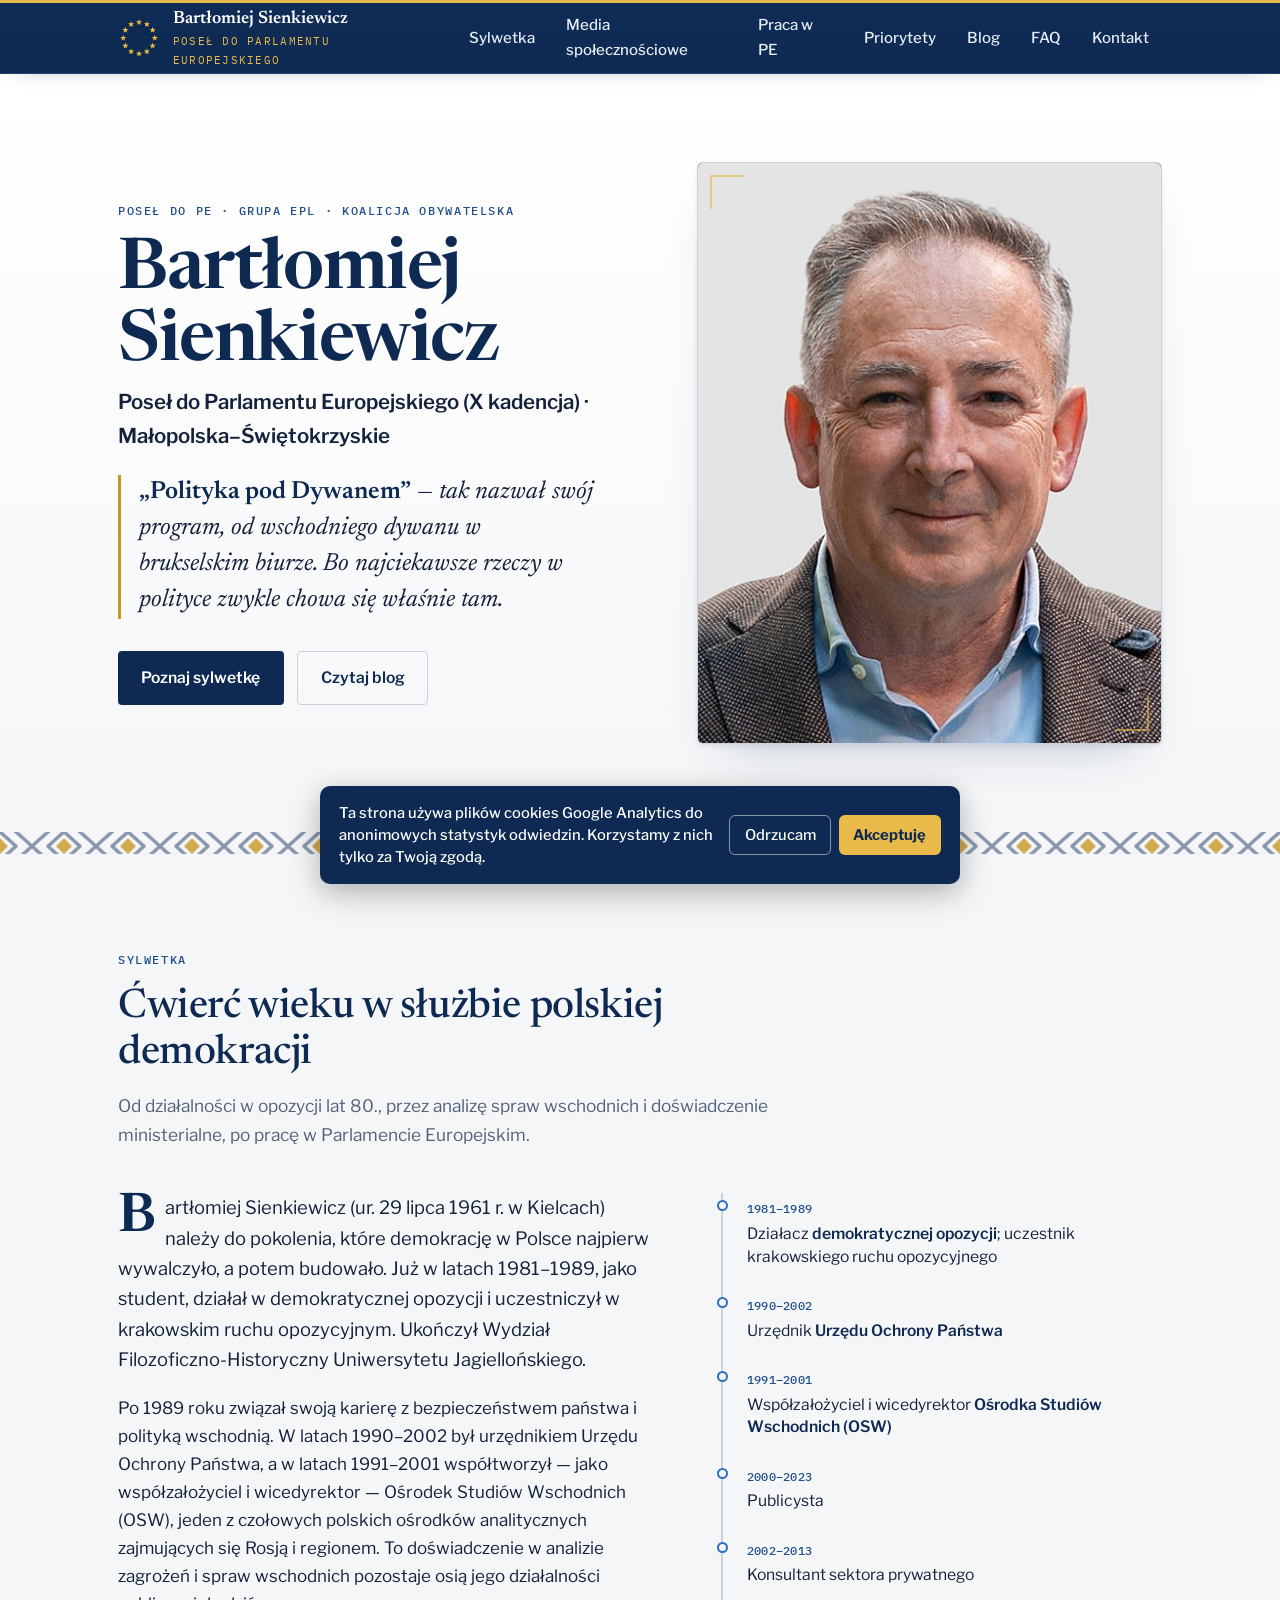
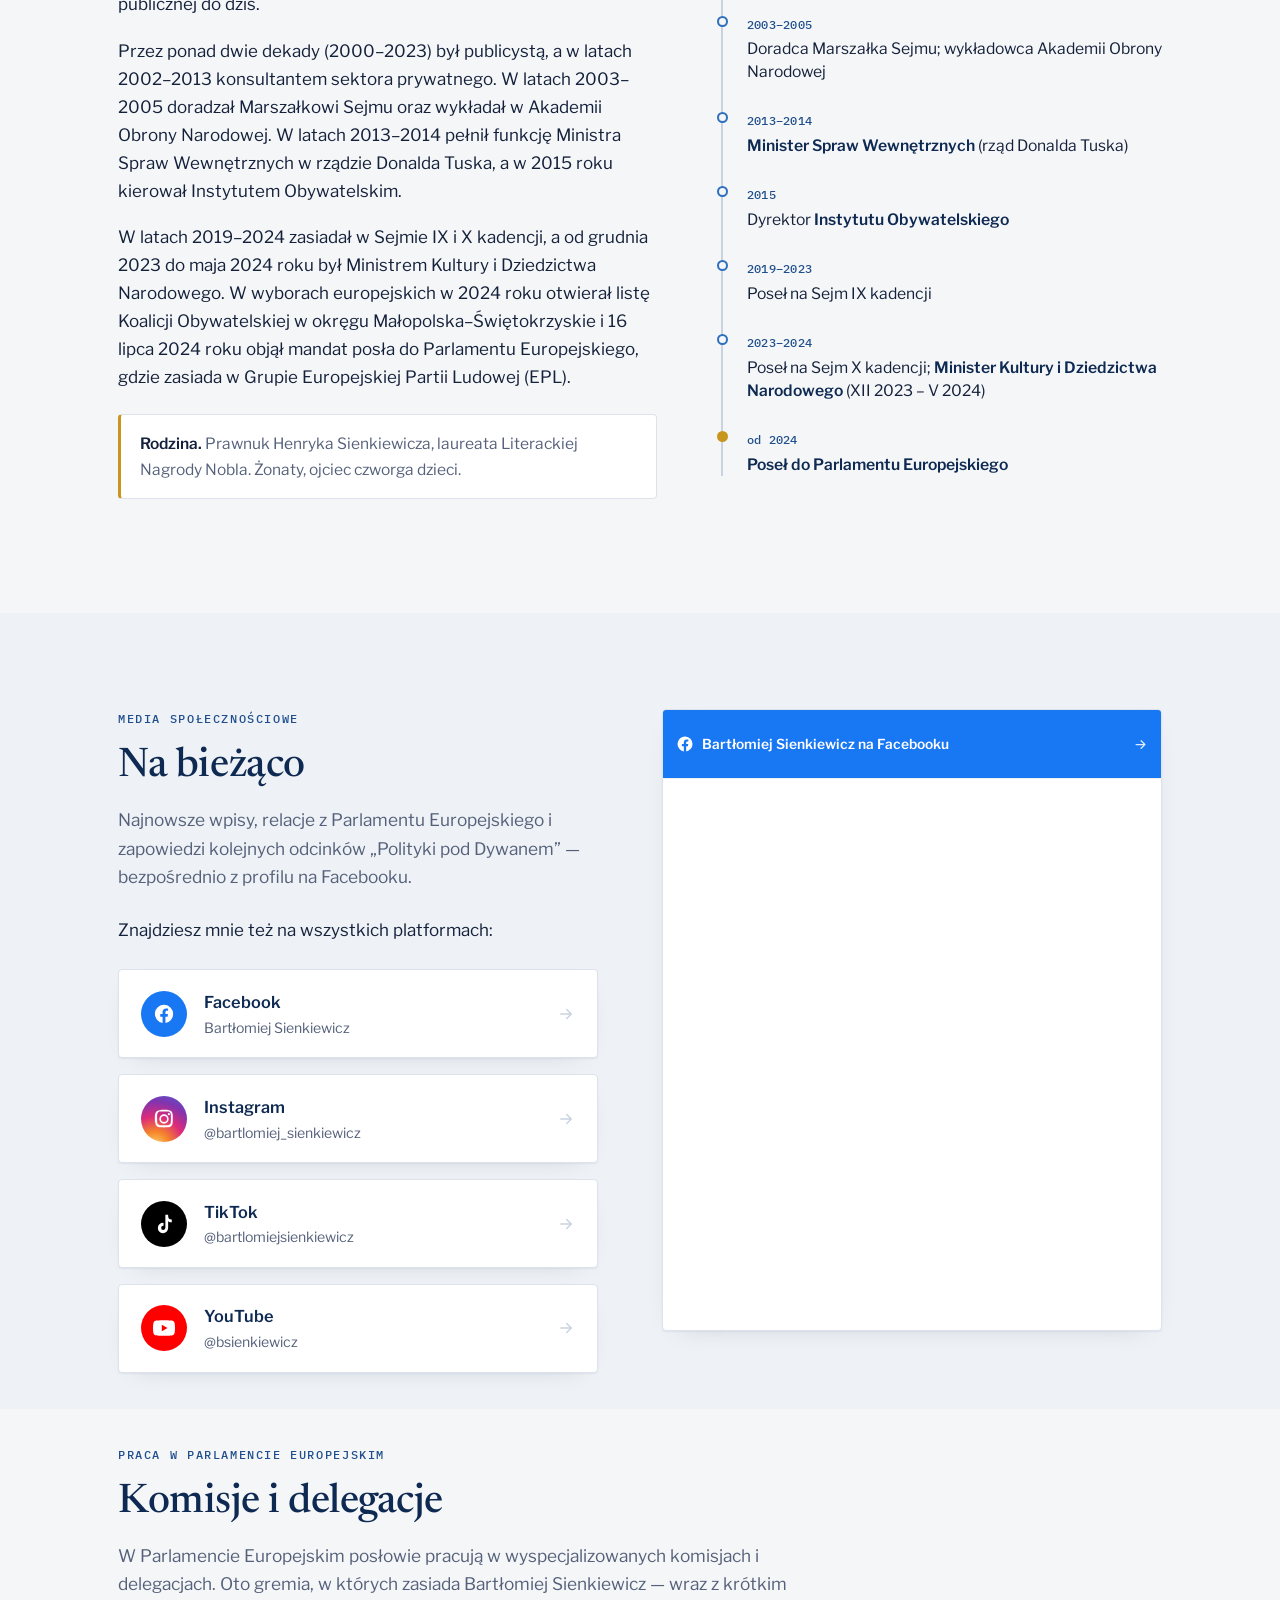
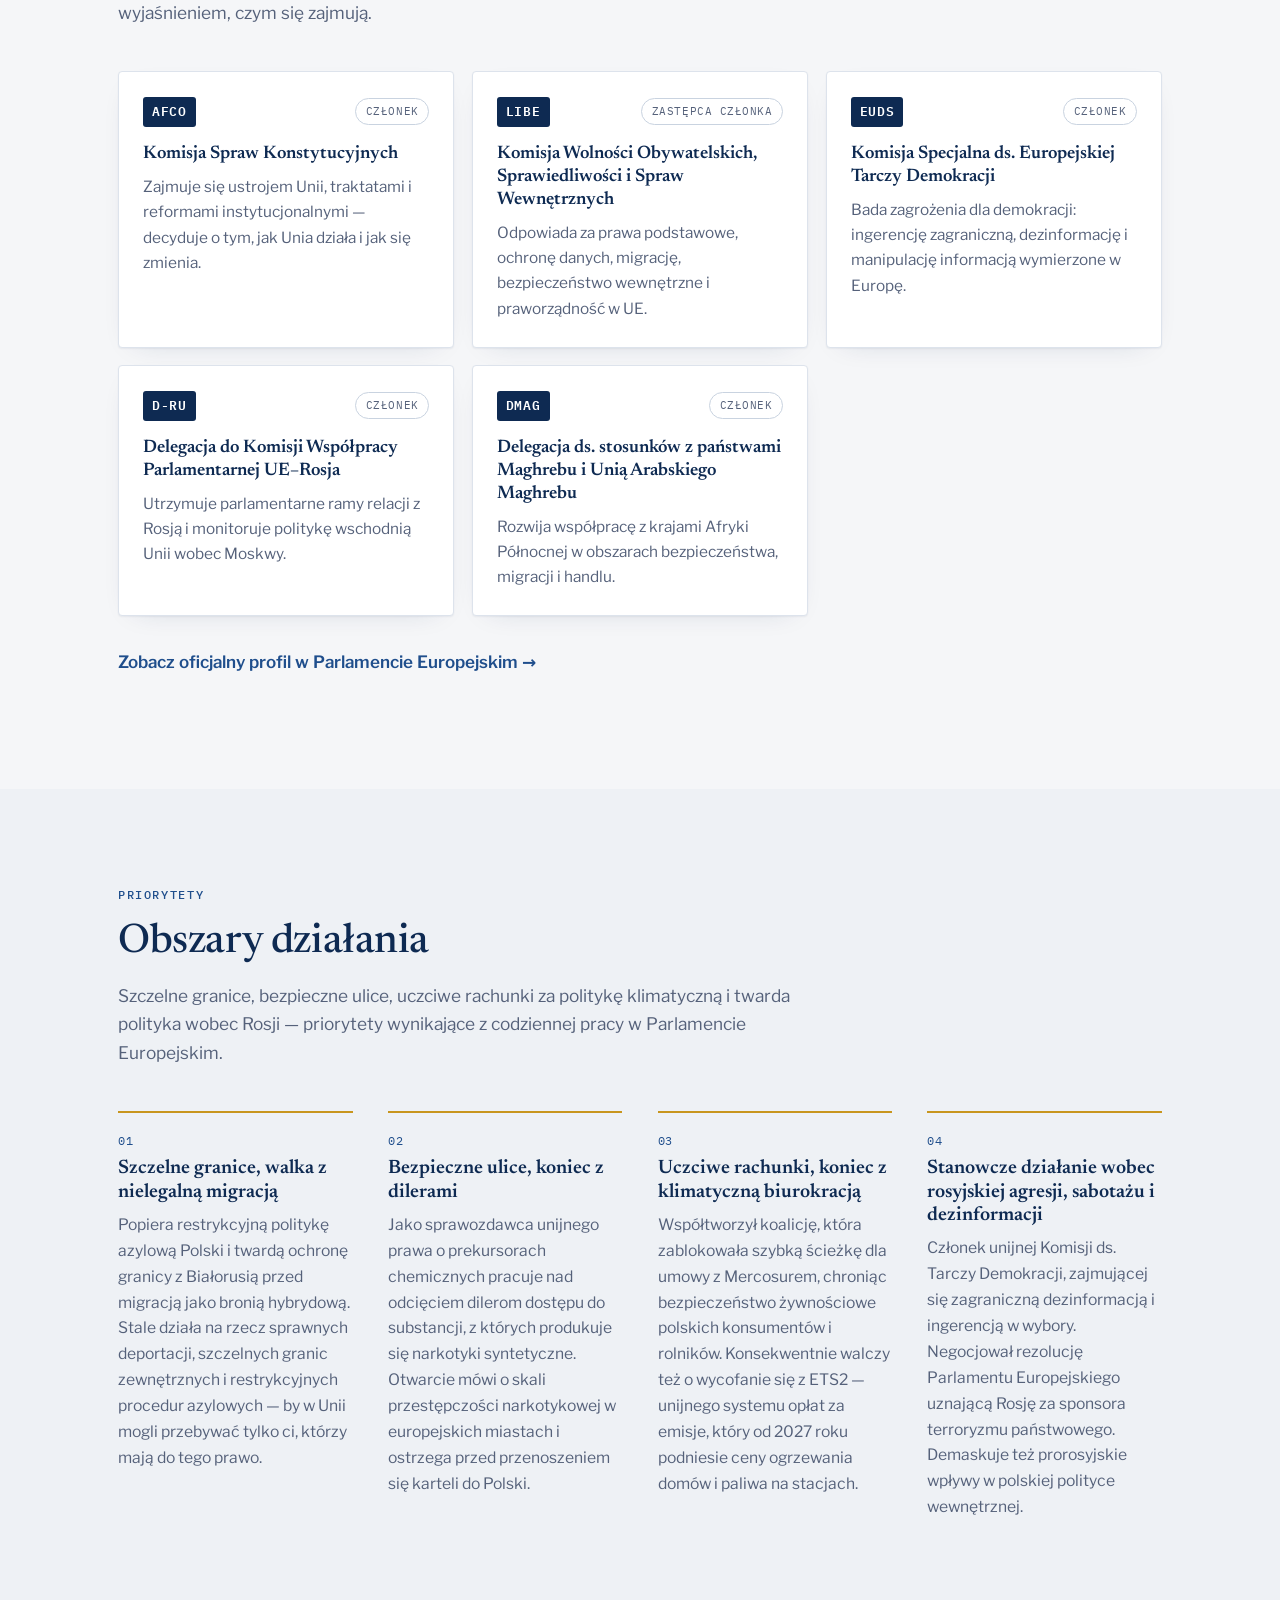
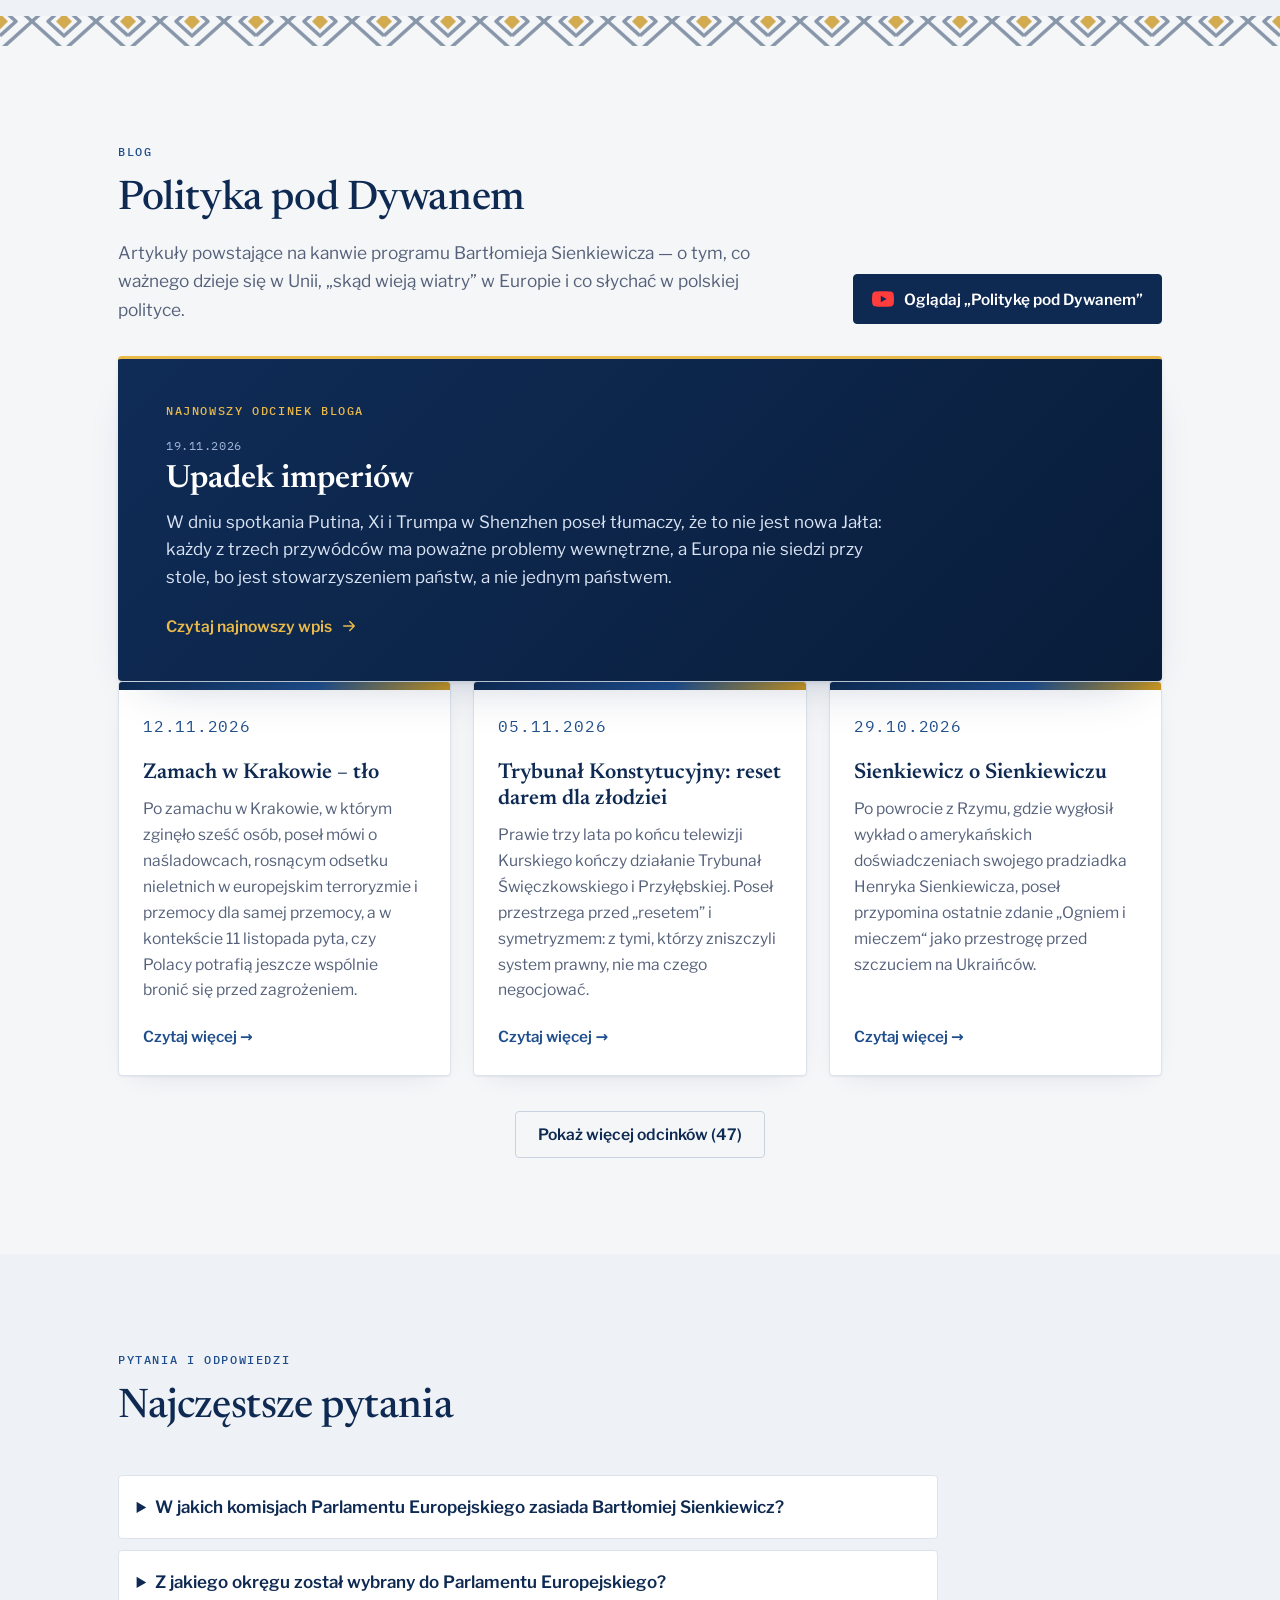
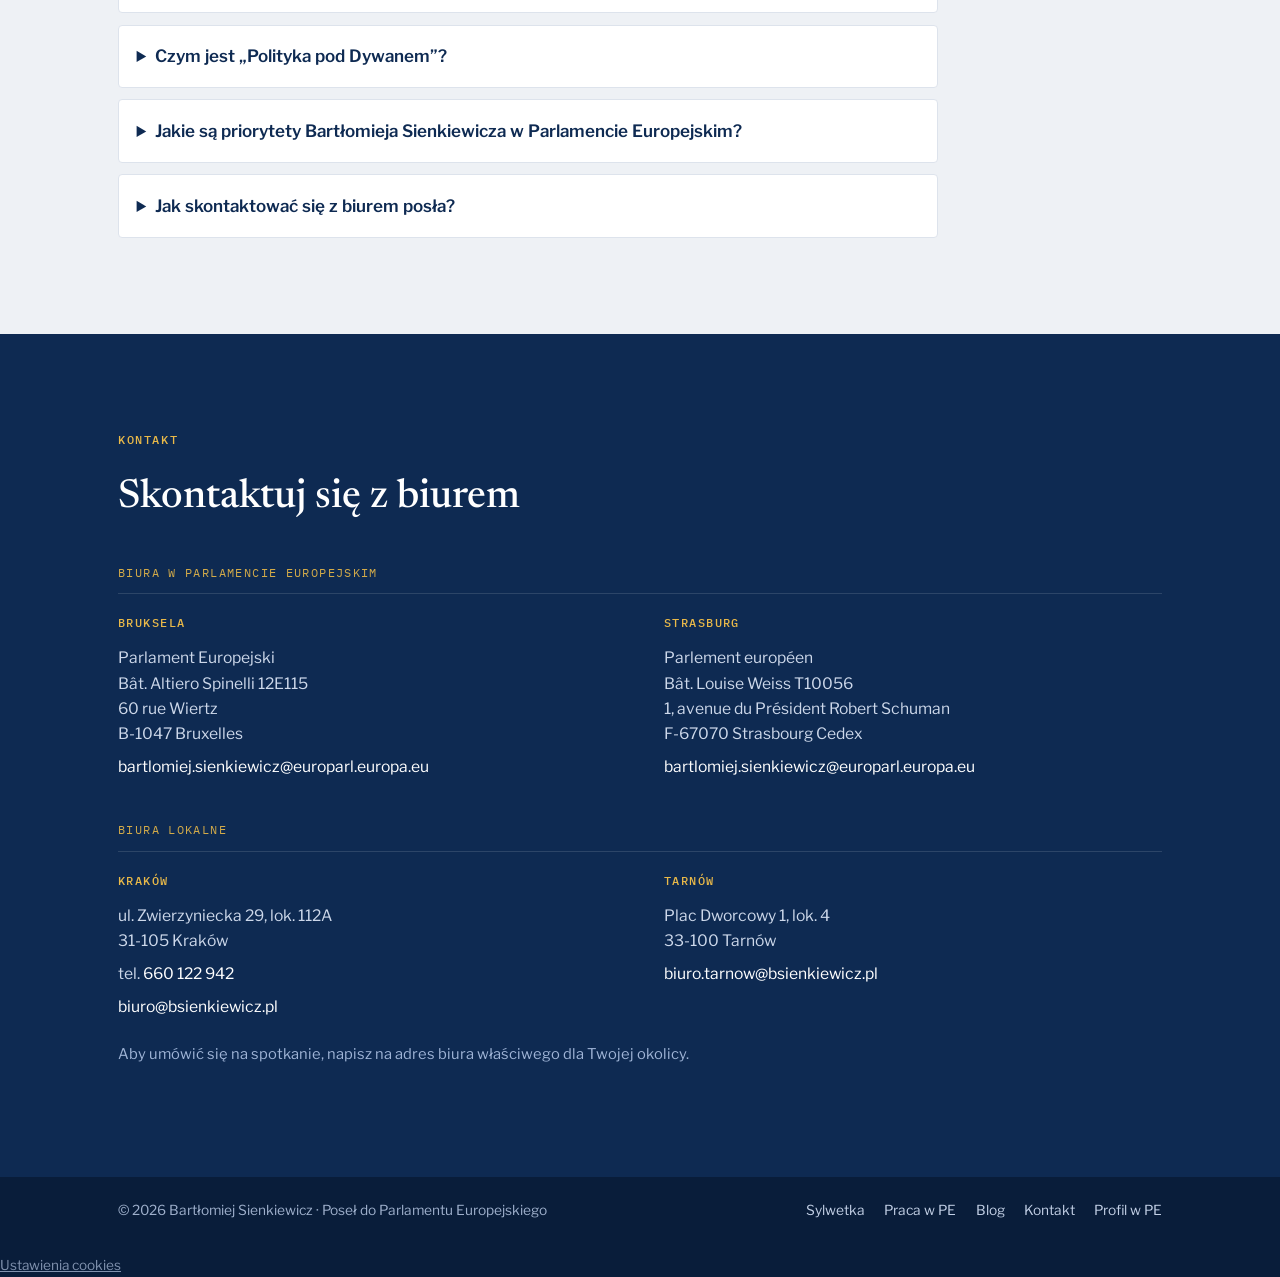
<file: index.html>
<!DOCTYPE html>
<html lang="pl">
<head>
<script>document.documentElement.classList.add('js');</script>
<meta charset="UTF-8">
<meta name="viewport" content="width=device-width, initial-scale=1.0">
<title>Bartłomiej Sienkiewicz — europoseł, Małopolska i Świętokrzyskie</title>
<meta name="description" content="Bartłomiej Sienkiewicz, europoseł (EPL, KO) z Małopolski i Świętokrzyskiego: bezpieczeństwo, migracja, polityka wobec Rosji. Blog „Polityka pod Dywanem”.">
<meta name="robots" content="index, follow, max-image-preview:large">
<meta name="author" content="Bartłomiej Sienkiewicz">
<link rel="canonical" href="%%SITE_URL%%/">
<link rel="alternate" hreflang="pl" href="%%SITE_URL%%/">

<!-- Open Graph / Facebook -->
<meta property="og:type" content="website">
<meta property="og:site_name" content="Bartłomiej Sienkiewicz — Poseł do Parlamentu Europejskiego">
<meta property="og:locale" content="pl_PL">
<meta property="og:url" content="%%SITE_URL%%/">
<meta property="og:title" content="Bartłomiej Sienkiewicz — Poseł do Parlamentu Europejskiego">
<meta property="og:description" content="Szczelne granice, bezpieczne ulice, uczciwe rachunki i twarda polityka wobec Rosji. Sylwetka, praca w Parlamencie Europejskim i blog „Polityka pod Dywanem”.">
<meta property="og:image" content="%%SITE_URL%%/og-image.jpg">
<meta property="og:image:width" content="1200">
<meta property="og:image:height" content="630">
<meta property="og:image:alt" content="Bartłomiej Sienkiewicz, poseł do Parlamentu Europejskiego">

<!-- Twitter/X Card -->
<meta name="twitter:card" content="summary_large_image">
<meta name="twitter:title" content="Bartłomiej Sienkiewicz — Poseł do Parlamentu Europejskiego">
<meta name="twitter:description" content="Szczelne granice, bezpieczne ulice, uczciwe rachunki i twarda polityka wobec Rosji. Sylwetka, praca w Parlamencie Europejskim i blog „Polityka pod Dywanem”.">
<meta name="twitter:image" content="%%SITE_URL%%/og-image.jpg">
<meta name="twitter:image:alt" content="Bartłomiej Sienkiewicz, poseł do Parlamentu Europejskiego">

<meta name="theme-color" content="#0e2a52">
<link rel="icon" type="image/svg+xml" href="/favicon.svg">

<!-- Fonts: Newsreader (editorial serif), Libre Franklin (civic sans), IBM Plex Mono (codes/labels) -->
<link rel="preconnect" href="https://fonts.googleapis.com">
<link rel="preconnect" href="https://fonts.gstatic.com" crossorigin>
<link href="https://fonts.googleapis.com/css2?family=Newsreader:ital,opsz,wght@0,6..72,400;0,6..72,500;0,6..72,600;1,6..72,400;1,6..72,500&family=Libre+Franklin:ital,wght@0,400;0,500;0,600;0,700;1,400&family=IBM+Plex+Mono:wght@400;500;600&display=swap" rel="stylesheet">

<link rel="stylesheet" href="/styles.css">

<!-- Dane strukturalne: osoba -->
<script type="application/ld+json">
{
  "@context": "https://schema.org",
  "@type": "Person",
  "@id": "%%SITE_URL%%/#person",
  "name": "Bartłomiej Sienkiewicz",
  "url": "%%SITE_URL%%/",
  "birthDate": "1961-07-29",
  "birthPlace": "Kielce, Polska",
  "jobTitle": "Poseł do Parlamentu Europejskiego",
  "alumniOf": "Uniwersytet Jagielloński",
  "worksFor": {
    "@type": "Organization",
    "name": "Parlament Europejski",
    "url": "https://www.europarl.europa.eu"
  },
  "memberOf": [
    {
      "@type": "Organization",
      "name": "Grupa Europejskiej Partii Ludowej (EPL)"
    },
    {
      "@type": "Organization",
      "name": "Koalicja Obywatelska"
    },
    {
      "@type": "Organization",
      "name": "Komisja Spraw Konstytucyjnych Parlamentu Europejskiego (AFCO)"
    },
    {
      "@type": "Organization",
      "name": "Komisja Specjalna ds. Europejskiej Tarczy Demokracji Parlamentu Europejskiego"
    }
  ],
  "sameAs": [
    "https://www.europarl.europa.eu/meps/en/86057",
    "https://pl.wikipedia.org/wiki/Bart%C5%82omiej_Sienkiewicz",
    "https://www.wikidata.org/wiki/Q5213246",
    "https://www.facebook.com/SienkiewiczB",
    "https://www.instagram.com/bartlomiej_sienkiewicz/",
    "https://www.tiktok.com/@bartlomiejsienkiewicz",
    "https://www.youtube.com/@bsienkiewicz"
  ]
}
</script>
<!-- Dane strukturalne: strona -->
<script type="application/ld+json">
{
  "@context": "https://schema.org",
  "@type": "WebSite",
  "@id": "%%SITE_URL%%/#website",
  "name": "Bartłomiej Sienkiewicz — Poseł do Parlamentu Europejskiego",
  "url": "%%SITE_URL%%/",
  "inLanguage": "pl-PL",
  "publisher": {
    "@id": "%%SITE_URL%%/#person"
  }
}
</script>
<!-- Dane strukturalne: najczęstsze pytania (te same treści co sekcja FAQ na stronie) -->
<script type="application/ld+json">
{
  "@context": "https://schema.org",
  "@type": "FAQPage",
  "inLanguage": "pl-PL",
  "mainEntity": [
    {
      "@type": "Question",
      "name": "W jakich komisjach Parlamentu Europejskiego zasiada Bartłomiej Sienkiewicz?",
      "acceptedAnswer": {
        "@type": "Answer",
        "text": "Jest członkiem Komisji Spraw Konstytucyjnych (AFCO) oraz Komisji Specjalnej ds. Europejskiej Tarczy Demokracji, a także zastępcą członka Komisji Wolności Obywatelskich, Sprawiedliwości i Spraw Wewnętrznych (LIBE). Należy również do Delegacji do Komisji Współpracy Parlamentarnej UE–Rosja i Delegacji ds. stosunków z państwami Maghrebu."
      }
    },
    {
      "@type": "Question",
      "name": "Z jakiego okręgu został wybrany do Parlamentu Europejskiego?",
      "acceptedAnswer": {
        "@type": "Answer",
        "text": "Został wybrany z listy Koalicji Obywatelskiej w okręgu obejmującym Małopolskę i Świętokrzyskie. Zasiada w Parlamencie Europejskim X kadencji, w Grupie Europejskiej Partii Ludowej (EPL)."
      }
    },
    {
      "@type": "Question",
      "name": "Czym jest „Polityka pod Dywanem”?",
      "acceptedAnswer": {
        "@type": "Answer",
        "text": "To program i blog Bartłomieja Sienkiewicza o tym, co ważnego dzieje się w Unii Europejskiej, skąd „wieją wiatry” w Europie i co słychać w polskiej polityce. Nazwa pochodzi od wschodniego dywanu w brukselskim biurze. Odcinki ukazują się zwykle w czwartki na kanale YouTube @bsienkiewicz, a na tej stronie każdy z nich ma wersję pisemną."
      }
    },
    {
      "@type": "Question",
      "name": "Jakie są priorytety Bartłomieja Sienkiewicza w Parlamencie Europejskim?",
      "acceptedAnswer": {
        "@type": "Answer",
        "text": "Szczelne granice i ograniczenie nielegalnej migracji, bezpieczeństwo i walka z narkotykami, uczciwe rachunki bez kosztownej unijnej biurokracji klimatycznej oraz twarda polityka wobec Rosji i jej dezinformacji. Szczegóły znajdują się w sekcji „Obszary działania”."
      }
    },
    {
      "@type": "Question",
      "name": "Jak skontaktować się z biurem posła?",
      "acceptedAnswer": {
        "@type": "Answer",
        "text": "Biura w Parlamencie Europejskim działają w Brukseli i Strasburgu, a biura lokalne w Krakowie i Tarnowie. Adresy i dane kontaktowe są w sekcji „Kontakt”. Aby umówić się na spotkanie, należy napisać na adres biura właściwego dla swojej okolicy."
      }
    }
  ]
}
</script>
<!-- Dane strukturalne: lista wpisów bloga dodawana automatycznie przez build.js -->
<style>
.faq-list{max-width:820px;margin-top:1.6rem;display:grid;gap:.7rem}
.faq-list details{background:var(--card);border:1px solid var(--line);border-radius:var(--radius);padding:.2rem 1.1rem}
.faq-list summary{cursor:pointer;font-weight:600;color:var(--navy);padding:.85rem 0}
.faq-list details p{margin:0 0 1rem;color:var(--muted)}
</style>
</head>
<body>
<a class="skip" href="#landing">Przejdź do treści</a>

<!-- Kilim pattern definition (referenced by all decorative bands) -->
<svg class="kilim-defs" aria-hidden="true" focusable="false" xmlns="http://www.w3.org/2000/svg">
  <defs>
    <pattern id="kilim" width="40" height="24" patternUnits="userSpaceOnUse">
      <g fill="none" stroke="#0e2a52" stroke-width="1.1" stroke-linejoin="round" opacity="0.55">
        <path d="M0 3 L10 12 L20 3 L30 12 L40 3"/>
        <path d="M0 21 L10 12 L20 21 L30 12 L40 21"/>
        <path d="M20 7.5 L25 12 L20 16.5 L15 12 Z"/>
        <path d="M0 7.5 L5 12 L0 16.5"/>
        <path d="M40 7.5 L35 12 L40 16.5"/>
      </g>
      <g fill="#c8961e" opacity="0.9">
        <path d="M20 9.5 L22.5 12 L20 14.5 L17.5 12 Z"/>
        <path d="M0 9.5 L2.5 12 L0 14.5 Z"/>
        <path d="M40 9.5 L37.5 12 L40 14.5 Z"/>
      </g>
    </pattern>
  </defs>
</svg>

<!-- ======================= HEADER ======================= -->
<header class="site-header">
  <div class="wrap header-inner">
    <a class="brand" href="#landing" aria-label="Bartłomiej Sienkiewicz — strona główna">
      <span class="mark" aria-hidden="true"><svg viewBox="0 0 40 40" xmlns="http://www.w3.org/2000/svg" role="img" aria-hidden="true"><path fill="#e9b949" d="M20.00 1.85 L20.75 3.96 L23.00 4.03 L21.22 5.40 L21.85 7.55 L20.00 6.28 L18.15 7.55 L18.78 5.40 L17.00 4.03 L19.25 3.96Z M27.50 3.86 L28.25 5.97 L30.50 6.04 L28.72 7.41 L29.35 9.56 L27.50 8.29 L25.65 9.56 L26.28 7.41 L24.50 6.04 L26.75 5.97Z M32.99 9.35 L33.74 11.46 L35.99 11.53 L34.21 12.90 L34.84 15.05 L32.99 13.78 L31.14 15.05 L31.77 12.90 L29.99 11.53 L32.24 11.46Z M35.00 16.85 L35.75 18.96 L38.00 19.03 L36.22 20.40 L36.85 22.55 L35.00 21.28 L33.15 22.55 L33.78 20.40 L32.00 19.03 L34.25 18.96Z M32.99 24.35 L33.74 26.46 L35.99 26.53 L34.21 27.90 L34.84 30.05 L32.99 28.78 L31.14 30.05 L31.77 27.90 L29.99 26.53 L32.24 26.46Z M27.50 29.84 L28.25 31.95 L30.50 32.02 L28.72 33.39 L29.35 35.54 L27.50 34.27 L25.65 35.54 L26.28 33.39 L24.50 32.02 L26.75 31.95Z M20.00 31.85 L20.75 33.96 L23.00 34.03 L21.22 35.40 L21.85 37.55 L20.00 36.28 L18.15 37.55 L18.78 35.40 L17.00 34.03 L19.25 33.96Z M12.50 29.84 L13.25 31.95 L15.50 32.02 L13.72 33.39 L14.35 35.54 L12.50 34.27 L10.65 35.54 L11.28 33.39 L9.50 32.02 L11.75 31.95Z M7.01 24.35 L7.76 26.46 L10.01 26.53 L8.23 27.90 L8.86 30.05 L7.01 28.78 L5.16 30.05 L5.79 27.90 L4.01 26.53 L6.26 26.46Z M5.00 16.85 L5.75 18.96 L8.00 19.03 L6.22 20.40 L6.85 22.55 L5.00 21.28 L3.15 22.55 L3.78 20.40 L2.00 19.03 L4.25 18.96Z M7.01 9.35 L7.76 11.46 L10.01 11.53 L8.23 12.90 L8.86 15.05 L7.01 13.78 L5.16 15.05 L5.79 12.90 L4.01 11.53 L6.26 11.46Z M12.50 3.86 L13.25 5.97 L15.50 6.04 L13.72 7.41 L14.35 9.56 L12.50 8.29 L10.65 9.56 L11.28 7.41 L9.50 6.04 L11.75 5.97Z"/></svg></span>
      <span>
        <span class="name">Bartłomiej Sienkiewicz</span><br>
        <span class="role">Poseł do Parlamentu Europejskiego</span>
      </span>
    </a>
    <button class="nav-toggle" aria-label="Menu" aria-expanded="false" aria-controls="primary-nav"><span></span></button>
    <nav class="nav" id="primary-nav" aria-label="Nawigacja główna">
      <a href="#about">Sylwetka</a>
      <a href="#facebook">Media społecznościowe</a>
      <a href="#work">Praca w PE</a>
      <a href="#priorities">Priorytety</a>
      <a href="#blog">Blog</a>
      <a href="#faq">FAQ</a>
      <a href="#contact">Kontakt</a>
    </nav>
  </div>
</header>

<!-- ======================= LANDING ======================= -->
<main id="landing">

  <!-- HERO -->
  <section class="hero" aria-labelledby="hero-name">
    <div class="wrap hero-grid">
      <div class="hero-copy">
        <p class="eyebrow">Poseł do PE · Grupa EPL · Koalicja Obywatelska</p>
        <h1 id="hero-name">Bartłomiej Sienkiewicz</h1>
        <p class="title-line">Poseł do Parlamentu Europejskiego (X kadencja) · Małopolska–Świętokrzyskie</p>
        <p class="mission"><span class="show">„Polityka pod Dywanem”</span> — tak nazwał swój program, od wschodniego dywanu w brukselskim biurze. Bo najciekawsze rzeczy w polityce zwykle chowa się właśnie tam.</p>
        <div class="cta-row">
          <a class="btn btn-primary" href="#about">Poznaj sylwetkę</a>
          <a class="btn btn-ghost" href="#blog">Czytaj blog</a>
        </div>
      </div>
      <div class="portrait has-photo">
        <img src="[data-uri]" alt="Bartłomiej Sienkiewicz — portret" width="480" height="594">
        <span class="corner tl" aria-hidden="true"></span>
        <span class="corner br" aria-hidden="true"></span>
      </div>
    </div>
    <svg class="kilim-band kilim-rule" preserveAspectRatio="xMidYMid slice" viewBox="0 0 400 22" aria-hidden="true"><rect width="100%" height="24" fill="url(#kilim)"/></svg>
  </section>

  <!-- ABOUT -->
  <section class="section" id="about" aria-labelledby="about-h">
    <div class="wrap">
      <div class="section-head reveal">
        <p class="eyebrow">Sylwetka</p>
        <h2 id="about-h">Ćwierć wieku w służbie polskiej demokracji</h2>
        <p class="lead">Od działalności w opozycji lat 80., przez analizę spraw wschodnich i doświadczenie ministerialne, po pracę w Parlamencie Europejskim.</p>
      </div>
      <div class="about-grid">
        <div class="bio reveal">
          <p class="lede-drop">Bartłomiej Sienkiewicz (ur. 29 lipca 1961 r. w Kielcach) należy do pokolenia, które demokrację w Polsce najpierw wywalczyło, a potem budowało. Już w latach 1981–1989, jako student, działał w demokratycznej opozycji i uczestniczył w krakowskim ruchu opozycyjnym. Ukończył Wydział Filozoficzno-Historyczny Uniwersytetu Jagiellońskiego.</p>
          <p>Po 1989 roku związał swoją karierę z bezpieczeństwem państwa i polityką wschodnią. W latach 1990–2002 był urzędnikiem Urzędu Ochrony Państwa, a w latach 1991–2001 współtworzył — jako współzałożyciel i wicedyrektor — Ośrodek Studiów Wschodnich (OSW), jeden z czołowych polskich ośrodków analitycznych zajmujących się Rosją i regionem. To doświadczenie w analizie zagrożeń i spraw wschodnich pozostaje osią jego działalności publicznej do dziś.</p>
          <p>Przez ponad dwie dekady (2000–2023) był publicystą, a w latach 2002–2013 konsultantem sektora prywatnego. W latach 2003–2005 doradzał Marszałkowi Sejmu oraz wykładał w Akademii Obrony Narodowej. W latach 2013–2014 pełnił funkcję Ministra Spraw Wewnętrznych w rządzie Donalda Tuska, a w 2015 roku kierował Instytutem Obywatelskim.</p>
          <p>W latach 2019–2024 zasiadał w Sejmie IX i X kadencji, a od grudnia 2023 do maja 2024 roku był Ministrem Kultury i Dziedzictwa Narodowego. W wyborach europejskich w 2024 roku otwierał listę Koalicji Obywatelskiej w okręgu Małopolska–Świętokrzyskie i 16 lipca 2024 roku objął mandat posła do Parlamentu Europejskiego, gdzie zasiada w Grupie Europejskiej Partii Ludowej (EPL).</p>
          <p class="heritage"><strong>Rodzina.</strong> Prawnuk Henryka Sienkiewicza, laureata Literackiej Nagrody Nobla. Żonaty, ojciec czworga dzieci.</p>
        </div>
        <div class="reveal" aria-label="Kalendarium działalności">
          <ol class="timeline">
            <li><span class="yr">1981–1989</span><span class="ev">Działacz <strong>demokratycznej opozycji</strong>; uczestnik krakowskiego ruchu opozycyjnego</span></li>
            <li><span class="yr">1990–2002</span><span class="ev">Urzędnik <strong>Urzędu Ochrony Państwa</strong></span></li>
            <li><span class="yr">1991–2001</span><span class="ev">Współzałożyciel i wicedyrektor <strong>Ośrodka Studiów Wschodnich (OSW)</strong></span></li>
            <li><span class="yr">2000–2023</span><span class="ev">Publicysta</span></li>
            <li><span class="yr">2002–2013</span><span class="ev">Konsultant sektora prywatnego</span></li>
            <li><span class="yr">2003–2005</span><span class="ev">Doradca Marszałka Sejmu; wykładowca Akademii Obrony Narodowej</span></li>
            <li><span class="yr">2013–2014</span><span class="ev"><strong>Minister Spraw Wewnętrznych</strong> (rząd Donalda Tuska)</span></li>
            <li><span class="yr">2015</span><span class="ev">Dyrektor <strong>Instytutu Obywatelskiego</strong></span></li>
            <li><span class="yr">2019–2023</span><span class="ev">Poseł na Sejm IX kadencji</span></li>
            <li><span class="yr">2023–2024</span><span class="ev">Poseł na Sejm X kadencji; <strong>Minister Kultury i Dziedzictwa Narodowego</strong> (XII 2023 – V 2024)</span></li>
            <li class="now"><span class="yr">od 2024</span><span class="ev"><strong>Poseł do Parlamentu Europejskiego</strong></span></li>
          </ol>
        </div>
      </div>
    </div>
  </section>

  <!-- FACEBOOK -->
  <section class="section alt" id="facebook" aria-labelledby="fb-h" style="padding-bottom:clamp(1.25rem,3vw,2.25rem);">
    <div class="wrap fb-grid">
      <div class="reveal">
        <p class="eyebrow">Media społecznościowe</p>
        <h2 id="fb-h" style="font-family:var(--serif);font-weight:500;color:var(--navy);font-size:clamp(1.8rem,3.4vw,2.55rem);line-height:1.12;margin:.25rem 0 0;letter-spacing:-.01em;">Na bieżąco</h2>
        <p class="lead" style="color:var(--muted);font-size:1.08rem;margin:1rem 0 0;max-width:56ch;">Najnowsze wpisy, relacje z Parlamentu Europejskiego i zapowiedzi kolejnych odcinków „Polityki pod Dywanem” — bezpośrednio z profilu na Facebooku.</p>
        <p style="margin-top:1.5rem;margin-bottom:0;">Znajdziesz mnie też na wszystkich platformach:</p>
        <div class="social-tiles">
          <a class="social-tile fb reveal" href="https://www.facebook.com/SienkiewiczB" target="_blank" rel="noopener">
            <span class="icon-wrap"><svg viewBox="0 0 24 24" fill="currentColor" aria-hidden="true"><path d="M22 12a10 10 0 1 0-11.56 9.88v-6.99H7.9V12h2.54V9.8c0-2.5 1.49-3.89 3.77-3.89 1.09 0 2.24.2 2.24.2v2.46h-1.26c-1.24 0-1.63.77-1.63 1.56V12h2.78l-.44 2.89h-2.34v6.99A10 10 0 0 0 22 12Z"/></svg></span>
            <span class="txt"><span class="platform">Facebook</span><span class="handle">Bartłomiej Sienkiewicz</span></span>
            <svg class="arrow" viewBox="0 0 24 24" fill="none" stroke="currentColor" stroke-width="2" stroke-linecap="round" stroke-linejoin="round" aria-hidden="true"><path d="M5 12h14M13 6l6 6-6 6"/></svg>
          </a>
          <a class="social-tile ig reveal" href="https://www.instagram.com/bartlomiej_sienkiewicz/?hl=en" target="_blank" rel="noopener">
            <span class="icon-wrap"><svg viewBox="0 0 24 24" fill="currentColor" aria-hidden="true"><path d="M12 2c2.7 0 3 0 4.1.1 1 .1 1.7.2 2.3.5.6.2 1.1.5 1.6 1 .5.5.8 1 1 1.6.3.6.4 1.3.5 2.3.1 1.1.1 1.4.1 4.1s0 3-.1 4.1c-.1 1-.2 1.7-.5 2.3-.2.6-.5 1.1-1 1.6-.5.5-1 .8-1.6 1-.6.3-1.3.4-2.3.5-1.1.1-1.4.1-4.1.1s-3 0-4.1-.1c-1-.1-1.7-.2-2.3-.5-.6-.2-1.1-.5-1.6-1-.5-.5-.8-1-1-1.6-.3-.6-.4-1.3-.5-2.3C2 15 2 14.7 2 12s0-3 .1-4.1c.1-1 .2-1.7.5-2.3.2-.6.5-1.1 1-1.6.5-.5 1-.8 1.6-1 .6-.3 1.3-.4 2.3-.5C9 2 9.3 2 12 2Zm0 1.8c-2.7 0-3 0-4 .1-.8 0-1.2.2-1.5.3-.4.1-.7.3-1 .6-.3.3-.5.6-.6 1-.1.3-.3.7-.3 1.5-.1 1-.1 1.3-.1 4s0 3 .1 4c0 .8.2 1.2.3 1.5.1.4.3.7.6 1 .3.3.6.5 1 .6.3.1.7.3 1.5.3 1 .1 1.3.1 4 .1s3 0 4-.1c.8 0 1.2-.2 1.5-.3.4-.1.7-.3 1-.6.3-.3.5-.6.6-1 .1-.3.3-.7.3-1.5.1-1 .1-1.3.1-4s0-3-.1-4c0-.8-.2-1.2-.3-1.5-.1-.4-.3-.7-.6-1-.3-.3-.6-.5-1-.6-.3-.1-.7-.3-1.5-.3-1-.1-1.3-.1-4-.1Zm0 3.1a5.1 5.1 0 1 1 0 10.2 5.1 5.1 0 0 1 0-10.2Zm0 1.8a3.3 3.3 0 1 0 0 6.6 3.3 3.3 0 0 0 0-6.6Zm5.3-3.2a1.2 1.2 0 1 1 0 2.4 1.2 1.2 0 0 1 0-2.4Z"/></svg></span>
            <span class="txt"><span class="platform">Instagram</span><span class="handle">@bartlomiej_sienkiewicz</span></span>
            <svg class="arrow" viewBox="0 0 24 24" fill="none" stroke="currentColor" stroke-width="2" stroke-linecap="round" stroke-linejoin="round" aria-hidden="true"><path d="M5 12h14M13 6l6 6-6 6"/></svg>
          </a>
          <a class="social-tile tt reveal" href="https://www.tiktok.com/@bartlomiejsienkiewicz" target="_blank" rel="noopener">
            <span class="icon-wrap"><svg viewBox="0 0 24 24" fill="currentColor" aria-hidden="true"><path d="M16.5 2h-3v14.2a2.3 2.3 0 1 1-2-2.28V10.8a5.6 5.6 0 1 0 5 5.57V8.9a6.9 6.9 0 0 0 4 1.28V7.1a3.9 3.9 0 0 1-4-3.83V2Z"/></svg></span>
            <span class="txt"><span class="platform">TikTok</span><span class="handle">@bartlomiejsienkiewicz</span></span>
            <svg class="arrow" viewBox="0 0 24 24" fill="none" stroke="currentColor" stroke-width="2" stroke-linecap="round" stroke-linejoin="round" aria-hidden="true"><path d="M5 12h14M13 6l6 6-6 6"/></svg>
          </a>
          <a class="social-tile yt reveal" href="https://www.youtube.com/@bsienkiewicz" target="_blank" rel="noopener">
            <span class="icon-wrap" style="background:#FF0000;"><svg viewBox="0 0 24 24" fill="currentColor" aria-hidden="true"><path d="M23.5 6.2a3 3 0 0 0-2.1-2.1C19.5 3.5 12 3.5 12 3.5s-7.5 0-9.4.6A3 3 0 0 0 .5 6.2 31.4 31.4 0 0 0 0 12a31.4 31.4 0 0 0 .5 5.8 3 3 0 0 0 2.1 2.1c1.9.6 9.4.6 9.4.6s7.5 0 9.4-.6a3 3 0 0 0 2.1-2.1A31.4 31.4 0 0 0 24 12a31.4 31.4 0 0 0-.5-5.8ZM9.6 15.6V8.4l6.3 3.6-6.3 3.6Z"/></svg></span>
            <span class="txt"><span class="platform">YouTube</span><span class="handle">@bsienkiewicz</span></span>
            <svg class="arrow" viewBox="0 0 24 24" fill="none" stroke="currentColor" stroke-width="2" stroke-linecap="round" stroke-linejoin="round" aria-hidden="true"><path d="M5 12h14M13 6l6 6-6 6"/></svg>
          </a>
        </div>
      </div>
      <div class="fb-panel reveal">
        <div class="fb-stack">
          <a class="fb-own-header" href="https://www.facebook.com/SienkiewiczB" target="_blank" rel="noopener">
            <span class="fb-logo"><svg viewBox="0 0 24 24" fill="currentColor" aria-hidden="true"><path d="M22 12a10 10 0 1 0-11.56 9.88v-6.99H7.9V12h2.54V9.8c0-2.5 1.49-3.89 3.77-3.89 1.09 0 2.24.2 2.24.2v2.46h-1.26c-1.24 0-1.63.77-1.63 1.56V12h2.78l-.44 2.89h-2.34v6.99A10 10 0 0 0 22 12Z"/></svg></span>
            <span class="label">Bartłomiej Sienkiewicz na Facebooku</span>
            <svg class="arrow" viewBox="0 0 24 24" fill="none" stroke="currentColor" stroke-width="2" stroke-linecap="round" stroke-linejoin="round" aria-hidden="true"><path d="M5 12h14M13 6l6 6-6 6"/></svg>
          </a>
          <div class="fb-crop" id="fb-embed">
            <!-- Wypełniane automatycznie: patrz CONFIG.facebookPage w skrypcie poniżej -->
            <div class="fb-placeholder">
              <div>
                <p style="margin:0 0 .3rem;font-weight:600;color:var(--navy);">Profil na Facebooku</p>
                <p style="margin:0;font-size:.94rem;"><a href="https://www.facebook.com/SienkiewiczB" target="_blank" rel="noopener">Otwórz stronę Bartłomieja Sienkiewicza na Facebooku</a></p>
              </div>
            </div>
          </div>
        </div>
      </div>
    </div>
  </section>

  <!-- WORK IN THE EP -->
  <section class="section" id="work" aria-labelledby="work-h" style="padding-top:clamp(1.25rem,3vw,2.25rem);">
    <div class="wrap">
      <div class="section-head reveal">
        <p class="eyebrow">Praca w Parlamencie Europejskim</p>
        <h2 id="work-h">Komisje i delegacje</h2>
        <p class="lead">W Parlamencie Europejskim posłowie pracują w wyspecjalizowanych komisjach i delegacjach. Oto gremia, w których zasiada Bartłomiej Sienkiewicz — wraz z krótkim wyjaśnieniem, czym się zajmują.</p>
      </div>
      <div class="cards">
        <article class="card reveal">
          <span class="code">AFCO</span><span class="role-badge">Członek</span>
          <h3>Komisja Spraw Konstytucyjnych</h3>
          <p>Zajmuje się ustrojem Unii, traktatami i reformami instytucjonalnymi — decyduje o tym, jak Unia działa i jak się zmienia.</p>
        </article>
        <article class="card reveal">
          <span class="code">LIBE</span><span class="role-badge">Zastępca członka</span>
          <h3>Komisja Wolności Obywatelskich, Sprawiedliwości i Spraw Wewnętrznych</h3>
          <p>Odpowiada za prawa podstawowe, ochronę danych, migrację, bezpieczeństwo wewnętrzne i praworządność w UE.</p>
        </article>
        <article class="card reveal">
          <span class="code">EUDS</span><span class="role-badge">Członek</span>
          <h3>Komisja Specjalna ds. Europejskiej Tarczy Demokracji</h3>
          <p>Bada zagrożenia dla demokracji: ingerencję zagraniczną, dezinformację i manipulację informacją wymierzone w Europę.</p>
        </article>
        <article class="card reveal">
          <span class="code">D-RU</span><span class="role-badge">Członek</span>
          <h3>Delegacja do Komisji Współpracy Parlamentarnej UE–Rosja</h3>
          <p>Utrzymuje parlamentarne ramy relacji z Rosją i monitoruje politykę wschodnią Unii wobec Moskwy.</p>
        </article>
        <article class="card reveal">
          <span class="code">DMAG</span><span class="role-badge">Członek</span>
          <h3>Delegacja ds. stosunków z państwami Maghrebu i Unią Arabskiego Maghrebu</h3>
          <p>Rozwija współpracę z krajami Afryki Północnej w obszarach bezpieczeństwa, migracji i handlu.</p>
        </article>
      </div>
      <p class="work-cta reveal"><a href="https://www.europarl.europa.eu/meps/en/86057" target="_blank" rel="noopener">Zobacz oficjalny profil w Parlamencie Europejskim →</a></p>
    </div>
  </section>

  <!-- PRIORITIES -->
  <section class="section alt priorities" id="priorities" aria-labelledby="prio-h">
    <div class="wrap">
      <div class="section-head reveal">
        <p class="eyebrow">Priorytety</p>
        <h2 id="prio-h">Obszary działania</h2>
        <p class="lead">Szczelne granice, bezpieczne ulice, uczciwe rachunki za politykę klimatyczną i twarda polityka wobec Rosji — priorytety wynikające z codziennej pracy w Parlamencie Europejskim.</p>
      </div>
      <div class="cols">
        <div class="prio reveal">
          <p class="n">01</p>
          <h3>Szczelne granice, walka z nielegalną migracją</h3>
          <p>Popiera restrykcyjną politykę azylową Polski i twardą ochronę granicy z Białorusią przed migracją jako bronią hybrydową. Stale działa na rzecz sprawnych deportacji, szczelnych granic zewnętrznych i restrykcyjnych procedur azylowych — by w Unii mogli przebywać tylko ci, którzy mają do tego prawo.</p>
        </div>
        <div class="prio reveal">
          <p class="n">02</p>
          <h3>Bezpieczne ulice, koniec z dilerami</h3>
          <p>Jako sprawozdawca unijnego prawa o prekursorach chemicznych pracuje nad odcięciem dilerom dostępu do substancji, z których produkuje się narkotyki syntetyczne. Otwarcie mówi o skali przestępczości narkotykowej w europejskich miastach i ostrzega przed przenoszeniem się karteli do Polski.</p>
        </div>
        <div class="prio reveal">
          <p class="n">03</p>
          <h3>Uczciwe rachunki, koniec z klimatyczną biurokracją</h3>
          <p>Współtworzył koalicję, która zablokowała szybką ścieżkę dla umowy z Mercosurem, chroniąc bezpieczeństwo żywnościowe polskich konsumentów i rolników. Konsekwentnie walczy też o wycofanie się z ETS2 — unijnego systemu opłat za emisje, który od 2027 roku podniesie ceny ogrzewania domów i paliwa na stacjach.</p>
        </div>
        <div class="prio reveal">
          <p class="n">04</p>
          <h3>Stanowcze działanie wobec rosyjskiej agresji, sabotażu i dezinformacji</h3>
          <p>Członek unijnej Komisji ds. Tarczy Demokracji, zajmującej się zagraniczną dezinformacją i ingerencją w wybory. Negocjował rezolucję Parlamentu Europejskiego uznającą Rosję za sponsora terroryzmu państwowego. Demaskuje też prorosyjskie wpływy w polskiej polityce wewnętrznej.</p>
        </div>
      </div>
    </div>
  </section>

  <svg class="kilim-band kilim-rule tall" preserveAspectRatio="xMidYMid slice" viewBox="0 0 400 30" aria-hidden="true"><rect width="100%" height="30" fill="url(#kilim)"/></svg>

  <!-- BLOG -->
  <section class="section" id="blog" aria-labelledby="blog-h">
    <div class="wrap">
      <div class="blog-masthead reveal">
        <div class="section-head" style="margin-bottom:0">
          <p class="eyebrow">Blog</p>
          <h2 id="blog-h">Polityka pod Dywanem</h2>
          <p class="lead">Artykuły powstające na kanwie programu Bartłomieja Sienkiewicza — o tym, co ważnego dzieje się w Unii, „skąd wieją wiatry” w Europie i co słychać w polskiej polityce.</p>
        </div>
        <a class="pod-btn" href="https://www.youtube.com/@bsienkiewicz" target="_blank" rel="noopener">
          <svg viewBox="0 0 24 24" fill="currentColor" aria-hidden="true"><path d="M23.5 6.2a3 3 0 0 0-2.1-2.1C19.5 3.5 12 3.5 12 3.5s-7.5 0-9.4.6A3 3 0 0 0 .5 6.2 31.4 31.4 0 0 0 0 12a31.4 31.4 0 0 0 .5 5.8 3 3 0 0 0 2.1 2.1c1.9.6 9.4.6 9.4.6s7.5 0 9.4-.6a3 3 0 0 0 2.1-2.1A31.4 31.4 0 0 0 24 12a31.4 31.4 0 0 0-.5-5.8ZM9.6 15.6V8.4l6.3 3.6-6.3 3.6Z"/></svg>
          <span>Oglądaj „Politykę pod Dywanem”</span>
        </a>
      </div>
      <a class="featured-episode reveal" id="featured-episode" href="#">
        <p class="eyebrow on-dark">Najnowszy odcinek bloga</p>
        <p class="f-meta" id="featured-episode-date"></p>
        <h3 id="featured-episode-title"></h3>
        <p class="f-excerpt" id="featured-episode-excerpt"></p>
        <span class="featured-cta">
          Czytaj najnowszy wpis
          <svg viewBox="0 0 24 24" fill="none" stroke="currentColor" stroke-width="2" stroke-linecap="round" stroke-linejoin="round" aria-hidden="true"><path d="M5 12h14M13 6l6 6-6 6"/></svg>
        </span>
      </a>
      <div class="post-grid" id="post-grid">
        <!-- Blog cards are rendered here by JavaScript from the `articles` array below -->
      </div>
      <div class="grid-toggle-wrap" id="grid-toggle-wrap">
        <button type="button" class="btn btn-ghost" id="grid-toggle-btn">Pokaż więcej odcinków</button>
      </div>
      <noscript><style>#grid-toggle-wrap{display:none !important;}</style></noscript>
    </div>
  </section>

  <!-- FAQ -->
  <section class="section alt" id="faq" aria-labelledby="faq-h">
    <div class="wrap">
      <div class="section-head reveal">
        <p class="eyebrow">Pytania i odpowiedzi</p>
        <h2 id="faq-h">Najczęstsze pytania</h2>
      </div>
      <div class="faq-list reveal">
        <details><summary>W jakich komisjach Parlamentu Europejskiego zasiada Bartłomiej Sienkiewicz?</summary><p>Jest członkiem Komisji Spraw Konstytucyjnych (AFCO) oraz Komisji Specjalnej ds. Europejskiej Tarczy Demokracji, a także zastępcą członka Komisji Wolności Obywatelskich, Sprawiedliwości i Spraw Wewnętrznych (LIBE). Należy również do Delegacji do Komisji Współpracy Parlamentarnej UE–Rosja i Delegacji ds. stosunków z państwami Maghrebu.</p></details>
        <details><summary>Z jakiego okręgu został wybrany do Parlamentu Europejskiego?</summary><p>Został wybrany z listy Koalicji Obywatelskiej w okręgu obejmującym Małopolskę i Świętokrzyskie. Zasiada w Parlamencie Europejskim X kadencji, w Grupie Europejskiej Partii Ludowej (EPL).</p></details>
        <details><summary>Czym jest „Polityka pod Dywanem”?</summary><p>To program i blog Bartłomieja Sienkiewicza o tym, co ważnego dzieje się w Unii Europejskiej, skąd „wieją wiatry” w Europie i co słychać w polskiej polityce. Nazwa pochodzi od wschodniego dywanu w brukselskim biurze. Odcinki ukazują się zwykle w czwartki na kanale YouTube @bsienkiewicz, a na tej stronie każdy z nich ma wersję pisemną.</p></details>
        <details><summary>Jakie są priorytety Bartłomieja Sienkiewicza w Parlamencie Europejskim?</summary><p>Szczelne granice i ograniczenie nielegalnej migracji, bezpieczeństwo i walka z narkotykami, uczciwe rachunki bez kosztownej unijnej biurokracji klimatycznej oraz twarda polityka wobec Rosji i jej dezinformacji. Szczegóły znajdują się w sekcji „Obszary działania”.</p></details>
        <details><summary>Jak skontaktować się z biurem posła?</summary><p>Biura w Parlamencie Europejskim działają w Brukseli i Strasburgu, a biura lokalne w Krakowie i Tarnowie. Adresy i dane kontaktowe są w sekcji „Kontakt”. Aby umówić się na spotkanie, należy napisać na adres biura właściwego dla swojej okolicy.</p></details>
      </div>
    </div>
  </section>

</main>

<!-- ======================= CONTACT ======================= -->
<section class="section contact" id="contact" aria-labelledby="contact-h">
  <div class="wrap">
    <p class="eyebrow">Kontakt</p>
    <h2 id="contact-h">Skontaktuj się z biurem</h2>

    <div class="contact-group">
      <p class="contact-group-label">Biura w Parlamencie Europejskim</p>
      <div class="contact-grid">
        <div>
          <h3>Bruksela</h3>
          <address>
            Parlament Europejski<br>
            Bât. Altiero Spinelli 12E115<br>
            60 rue Wiertz<br>
            B-1047 Bruxelles<br>
            <a href="mailto:bartlomiej.sienkiewicz@europarl.europa.eu">bartlomiej.sienkiewicz@europarl.europa.eu</a>
          </address>
        </div>
        <div>
          <h3>Strasburg</h3>
          <address>
            Parlement européen<br>
            Bât. Louise Weiss T10056<br>
            1, avenue du Président Robert Schuman<br>
            F-67070 Strasbourg Cedex<br>
            <a href="mailto:bartlomiej.sienkiewicz@europarl.europa.eu">bartlomiej.sienkiewicz@europarl.europa.eu</a>
          </address>
        </div>
      </div>
    </div>

    <div class="contact-group">
      <p class="contact-group-label">Biura lokalne</p>
      <div class="contact-grid">
        <div>
          <h3>Kraków</h3>
          <address>
            ul. Zwierzyniecka 29, lok. 112A<br>
            31-105 Kraków<br>
            tel. <a href="tel:+48660122942">660 122 942</a><br>
            <a href="mailto:biuro@bsienkiewicz.pl">biuro@bsienkiewicz.pl</a>
          </address>
        </div>
        <div>
          <h3>Tarnów</h3>
          <address>
            Plac Dworcowy 1, lok. 4<br>
            33-100 Tarnów<br>
            <a href="mailto:biuro.tarnow@bsienkiewicz.pl">biuro.tarnow@bsienkiewicz.pl</a>
          </address>
        </div>
      </div>
      <p class="hint" style="color:#9fb4d6;margin-top:1.4rem;font-size:.92rem;">Aby umówić się na spotkanie, napisz na adres biura właściwego dla Twojej okolicy.</p>
    </div>
  </div>
</section>

<!-- ======================= FOOTER ======================= -->
<footer class="footer-bar">
  <div class="wrap">
    <span>© <span id="year"></span> Bartłomiej Sienkiewicz · Poseł do Parlamentu Europejskiego</span>
    <nav aria-label="Nawigacja stopki">
      <a href="#about">Sylwetka</a>
      <a href="#work">Praca w PE</a>
      <a href="#blog">Blog</a>
      <a href="#contact">Kontakt</a>
      <a href="https://www.europarl.europa.eu/meps/en/86057" target="_blank" rel="noopener">Profil w PE</a>
    </nav>
  </div>
</footer>

<!-- ======================= PRZYCISKI PŁYWAJĄCE ======================= -->
<div class="float-stack" aria-hidden="false">
  <button type="button" class="float-btn less" id="float-less">
    <svg viewBox="0 0 24 24" fill="none" stroke="currentColor" stroke-width="2" stroke-linecap="round" stroke-linejoin="round" aria-hidden="true"><path d="M18 15l-6-6-6 6"/></svg>
    <span>Pokaż mniej</span>
  </button>
  <button type="button" class="float-btn top" id="float-top" aria-label="Przewiń do góry strony" title="Do góry">
    <svg viewBox="0 0 24 24" fill="none" stroke="currentColor" stroke-width="2" stroke-linecap="round" stroke-linejoin="round" aria-hidden="true"><path d="M12 19V5M5 12l7-7 7 7"/></svg>
  </button>
</div>

<script>
/* ============================================================================
   BLOG ARTICLES
   ----------------------------------------------------------------------------
   ▸ HOW TO ADD A NEW PODCAST ARTICLE:
     Copy the template block below, paste it as the FIRST item in the array
     (newest first), and fill in the five fields. Nothing else needs changing —
     the blog index cards and the article page are generated automatically.

     {
       title:   "Tytuł artykułu",
       date:    "8 listopada 2025",          // widoczna data; zostaw "" jeśli nieznana (nie pokaże się)
       slug:    "krotki-adres-bez-polskich-znakow",  // unikalny, tylko a–z, 0–9 i myślniki
       excerpt: "Jedno–dwa zdania zajawki widoczne na kafelku bloga.",
       body: `
         <p>Pierwszy akapit…</p>
         <h2>Śródtytuł</h2>
         <p>Kolejny akapit…</p>
       `   // treść w HTML: <p>, <h2>, <strong>, <em>, <ol>/<ul><li>, <p class="pullquote">
     },

   ⚠  Trzymaj się faktów z odcinka — nie dodawaj nowych danych, cytatów ani liczb.
   ============================================================================ */
let articles = []; // wczytywane dynamicznie z articles.json (patrz initArticles poniżej)

const CONFIG = {
  facebookPage: "https://www.facebook.com/SienkiewiczB"
};

/* Artykuły wczytywane są z articles.json (edytowanego przez panel /admin — Decap CMS).
   Lokalna kopia w localStorage nie jest już używana. */
function allArticles(){
  return articles;
}

/* Parsuje datę w formacie DD.MM.RRRR na znacznik czasu (do sortowania „od najnowszego”).
   Artykuły bez daty lub z nierozpoznanym formatem lądują na końcu. */
function parseDatePl(d){
  if(!d) return -1;
  const m = String(d).trim().match(/^(\d{1,2})\.(\d{1,2})\.(\d{4})$/);
  if(!m) return -1;
  return new Date(+m[3], +m[2]-1, +m[1]).getTime();
}
function sortedArticles(){
  return allArticles().slice().sort((a,b) => parseDatePl(b.date) - parseDatePl(a.date));
}

/* ---------------- Rendering & routing ---------------- */
(function(){
  const grid = document.getElementById('post-grid');
  const featured = document.getElementById('featured-episode');
  const toggleWrap = document.getElementById('grid-toggle-wrap');
  const toggleBtn = document.getElementById('grid-toggle-btn');
  const lessFloatBtn = document.getElementById('float-less');
  const GRID_PREVIEW_COUNT = 3;
  let gridExpanded = false;

  // Wyróżniony kafelek najnowszego odcinka (na podstawie daty, nie kolejności w tablicy)
  function renderFeatured(){
    const list = sortedArticles();
    if(!list.length){ featured.style.display = 'none'; return; }
    const a = list[0];
    featured.href = `/blog/${a.slug}/`;
    document.getElementById('featured-episode-date').textContent = (a.date && !/PLACEHOLDER/i.test(a.date)) ? a.date : '';
    document.getElementById('featured-episode-title').textContent = a.title;
    document.getElementById('featured-episode-excerpt').textContent = a.excerpt;
  }

  // Build the blog index cards, posortowane od najnowszego. Każdy kafelek linkuje
  // do prawdziwej, samodzielnej podstrony /blog/{slug}/ (dobrej dla SEO i udostępniania),
  // a nie do widoku wewnątrz jednej strony.
  function renderGrid(){
    // Najnowszy odcinek jest już w dużym kafelku powyżej, więc siatka zaczyna się od drugiego najnowszego.
    const list = sortedArticles().slice(1);
    grid.innerHTML = list.map((a, i) => `
      <article class="post-card${(!gridExpanded && i >= GRID_PREVIEW_COUNT) ? ' is-hidden' : ''}">
        <div class="thumb" aria-hidden="true"></div>
        <div class="body">
          ${a.date && !/PLACEHOLDER/i.test(a.date) ? `<p class="post-meta"><span class="ph">${a.date}</span></p>` : ''}
          <h3>${a.title}</h3>
          <p>${a.excerpt}</p>
          <a class="read-more" href="/blog/${a.slug}/">Czytaj więcej</a>
        </div>
      </article>
    `).join('');
    if(list.length > GRID_PREVIEW_COUNT){
      toggleWrap.style.display = '';
      toggleBtn.textContent = gridExpanded ? 'Pokaż mniej' : `Pokaż więcej odcinków (${list.length - GRID_PREVIEW_COUNT})`;
    } else {
      toggleWrap.style.display = 'none';
    }
    updateLessFloatBtn();
    renderFeatured();
  }
  function toggleGrid(){
    gridExpanded = !gridExpanded;
    renderGrid();
    if(!gridExpanded){ document.getElementById('blog').scrollIntoView({ block:'start' }); }
  }
  toggleBtn.addEventListener('click', toggleGrid);

  // Pływający przycisk „Pokaż mniej”: pojawia się od razu, gdy tylko zaczynasz przewijać
  // rozwiniętą listę odcinków (nie dopiero przy samym dole), i towarzyszy przez cały czas
  // przewijania — dzięki temu nie trzeba zjeżdżać z powrotem na dół, żeby ją zwinąć.
  function updateLessFloatBtn(){
    if(!lessFloatBtn) return;
    if(!gridExpanded){ lessFloatBtn.classList.remove('is-visible'); return; }
    const gridTop = grid.getBoundingClientRect().top;
    const scrolledIntoGrid = gridTop < window.innerHeight * 0.5;
    lessFloatBtn.classList.toggle('is-visible', scrolledIntoGrid);
  }
  lessFloatBtn && lessFloatBtn.addEventListener('click', toggleGrid);
  window.addEventListener('scroll', updateLessFloatBtn, { passive:true });
  window.addEventListener('resize', updateLessFloatBtn);

  /* Wczytaj artykuły z articles.json (edytowanego przez /admin), a dopiero potem narysuj siatkę bloga. */
  async function initArticles(){
    try{
      const res = await fetch('/articles.json', { cache: 'no-store' });
      const data = await res.json();
      articles = Array.isArray(data) ? data : (data.items || []);
    }catch(err){
      console.error('Nie udało się wczytać articles.json', err);
      articles = [];
    }
    renderGrid();
  }
  initArticles();

  /* ---------------- Active nav highlight (podświetlanie sekcji w menu) ---------------- */
  const nav = document.getElementById('primary-nav');
  const sections = ['about','facebook','work','priorities','blog','faq','contact'].map(id => document.getElementById(id)).filter(Boolean);
  const navLinks = {};
  nav.querySelectorAll('a[href^="#"]').forEach(a => { navLinks[a.getAttribute('href').slice(1)] = a; });
  // Aktywna jest ostatnia sekcja, której górna krawędź minęła linię na ok. 35% wysokości okna.
  // (Stabilniejsze niż próg widoczności przy krótkich sekcjach, np. FAQ tuż przed Kontaktem.)
  function updateActiveNav(){
    const line = window.innerHeight * 0.35;
    let current = null;
    sections.forEach(s => { if(s.getBoundingClientRect().top <= line) current = s; });
    Object.values(navLinks).forEach(l => l.classList.remove('is-active'));
    if(current && navLinks[current.id]) navLinks[current.id].classList.add('is-active');
  }
  window.addEventListener('scroll', updateActiveNav, { passive:true });
  window.addEventListener('resize', updateActiveNav);
  updateActiveNav();

  /* ================================================================
     FACEBOOK — okno strony (page plugin)
     Adres fanpage'a ustawia się w CONFIG.facebookPage na górze skryptu.
     ================================================================ */
  (function initFacebook(){
    if(!CONFIG.facebookPage) return; // zostaje placeholder
    const box = document.getElementById('fb-embed');
    // Dopasuj szerokość widżetu Facebooka do faktycznej szerokości kontenera (min 280, max 500 — limity wtyczki FB),
    // żeby treść w środku iframe'a nigdy nie była szersza niż ramka, w której się wyświetla (co powodowało ucinanie z prawej strony).
    const w = Math.max(280, Math.min(500, Math.round(box.clientWidth) || 500));
    // Wtyczka renderuje się normalnie, od góry (razem ze swoim własnym, niestabilnym nagłówkiem) —
    // ale nasz pasek (.fb-own-header w HTML/CSS) leży NA WIERZCHU jako nieprzezroczysta nakładka
    // i po prostu go zakrywa. Wysokość widoczna ustawiona w CSS (.fb-crop { height }).
    const VISIBLE_HEIGHT = 620; // musi być zgodne z "height" w .fb-crop (styles.css)
    const src = 'https://www.facebook.com/plugins/page.php'
      + '?href=' + encodeURIComponent(CONFIG.facebookPage)
      + '&tabs=timeline&width=' + w + '&height=' + VISIBLE_HEIGHT + '&small_header=true'
      + '&hide_cover=true&show_facepile=false';
    box.innerHTML = '';
    const ifr = document.createElement('iframe');
    ifr.src = src;
    ifr.width = w;
    ifr.height = VISIBLE_HEIGHT;
    ifr.title = 'Facebook — najnowsze wpisy';
    ifr.loading = 'lazy';
    // Przewijanie WEWNĄTRZ ramki jest teraz dozwolone (pozwala doładować więcej postów) —
    // to bezpieczne, bo nasz pasek (.fb-own-header) leży NA WIERZCHU jako nakładka i zakrywa
    // nagłówek wtyczki niezależnie od tego, co dzieje się w środku przy przewijaniu.
    ifr.setAttribute('allow', 'autoplay; clipboard-write; encrypted-media; picture-in-picture; web-share');
    ifr.setAttribute('allowfullscreen', 'true');
    box.appendChild(ifr);
  })();
})();
</script>
<script src="/common.js"></script>

<!-- ================================================================
     NETLIFY IDENTITY — wymagane, żeby linki z zaproszenia/logowania
     do panelu edytora (/admin) działały poprawnie. Bez tego skryptu
     link z maila zaproszenia po prostu ładuje zwykłą stronę główną,
     bez okienka do ustawienia hasła.
     ================================================================ -->
<script src="https://identity.netlify.com/v1/netlify-identity-widget.js"></script>
<script>
  if (window.netlifyIdentity) {
    window.netlifyIdentity.on('init', user => {
      if (!user) {
        window.netlifyIdentity.on('login', () => {
          document.location.href = '/admin/';
        });
      }
    });
  }
</script>
</body>
</html>
</file>
<file: styles.css>
/* ============================================================
   DESIGN TOKENS
   Institutional EU navy · cool neutral base · restrained gold thread
   ============================================================ */
:root{
  --navy:      #0e2a52;   /* primary brand */
  --navy-deep: #091d3a;   /* darkest panels */
  --blue:      #1f4e8c;   /* links / interactive text (AA on white) */
  --blue-soft: #2f6fbf;   /* borders, hover, large text only */
  --gold:      #c8961e;   /* decorative accent ONLY — never small text on white */
  --gold-warm: #e9b949;   /* gold on dark backgrounds */

  --ink:       #14213a;   /* body text */
  --muted:     #55617a;   /* secondary text (AA on paper) */
  --paper:     #f5f6f8;   /* cool neutral page base */
  --paper-2:   #eef1f5;   /* alternate band */
  --card:      #ffffff;
  --line:      #dde3ec;   /* hairlines */
  --line-2:    #c9d3e0;

  --maxw: 1140px;
  --gutter: clamp(1.15rem, 4vw, 3rem);
  --radius: 4px;
  --shadow: 0 1px 2px rgba(14,42,82,.06), 0 8px 28px -18px rgba(14,42,82,.22);
  --shadow-lg: 0 2px 4px rgba(14,42,82,.08), 0 24px 48px -28px rgba(14,42,82,.30);

  --serif: "Newsreader", Georgia, "Times New Roman", serif;
  --sans:  "Libre Franklin", system-ui, -apple-system, "Segoe UI", sans-serif;
  --mono:  "IBM Plex Mono", ui-monospace, "SFMono-Regular", monospace;
}

*,*::before,*::after{ box-sizing:border-box; }
html{ scroll-behavior:smooth; }
@media (prefers-reduced-motion: reduce){
  html{ scroll-behavior:auto; }
  *{ animation-duration:.001ms !important; animation-iteration-count:1 !important; transition-duration:.001ms !important; }
}
body{
  margin:0;
  font-family:var(--sans);
  color:var(--ink);
  background:var(--paper);
  line-height:1.65;
  font-size:1.0625rem;
  -webkit-font-smoothing:antialiased;
  text-rendering:optimizeLegibility;
}
img{ max-width:100%; display:block; }
a{ color:var(--blue); text-decoration:none; }
a:hover{ text-decoration:underline; text-underline-offset:3px; }
:focus-visible{ outline:3px solid var(--blue-soft); outline-offset:2px; border-radius:2px; }

.wrap{ max-width:var(--maxw); margin-inline:auto; padding-inline:var(--gutter); }
.eyebrow{
  font-family:var(--mono);
  font-size:.72rem; letter-spacing:.14em; text-transform:uppercase;
  color:var(--blue); font-weight:500; margin:0 0 1rem;
}
.eyebrow.on-dark{ color:var(--gold-warm); }

/* Skip link */
.skip{
  position:absolute; left:-999px; top:0; z-index:200;
  background:var(--navy); color:#fff; padding:.7rem 1.1rem; border-radius:var(--radius);
}
.skip:focus{ left:1rem; top:1rem; text-decoration:none; }

/* ============================================================
   KILIM SIGNATURE — a thin woven thread tying to the podcast
   "Polityka pod Dywanem" (the Eastern carpet on his office floor)
   ============================================================ */
.kilim-defs{ position:absolute; width:0; height:0; overflow:hidden; }
.kilim-band{ display:block; width:100%; height:22px; }
.kilim-band.tall{ height:30px; }
.kilim-rule{ opacity:.85; }

/* ============================================================
   HEADER / NAV
   ============================================================ */
.site-header{
  position:sticky; top:0; z-index:100;
  background:linear-gradient(180deg, #0f2c57 0%, var(--navy) 100%);
  border-top:3px solid var(--gold-warm);
  border-bottom:1px solid rgba(255,255,255,.10);
  box-shadow:0 6px 24px -18px rgba(0,0,0,.6);
}
.header-inner{ display:flex; align-items:center; justify-content:space-between; gap:1rem; min-height:70px; }
.brand{ display:flex; align-items:center; gap:.8rem; line-height:1.1; }
.brand:hover{ text-decoration:none; }
.brand .mark{
  width:42px; height:42px; flex:0 0 auto; display:grid; place-items:center;
  filter:drop-shadow(0 1px 2px rgba(0,0,0,.35));
}
.brand .mark svg{ width:100%; height:100%; display:block; }
.brand .name{ font-family:var(--serif); font-weight:600; color:#fff; font-size:1.12rem; }
.brand .role{ font-family:var(--mono); font-size:.66rem; letter-spacing:.12em; text-transform:uppercase; color:var(--gold-warm); }
.nav{ display:flex; align-items:center; gap:.35rem; }
.nav a{
  color:#e7edf6; font-weight:500; font-size:.94rem; padding:.55rem .8rem; border-radius:var(--radius);
}
.nav a:hover{ text-decoration:none; background:rgba(255,255,255,.12); color:#fff; }
.nav a.is-active{ color:#fff; }
.nav a.is-active::after{ content:""; display:block; height:2px; background:var(--gold-warm); margin-top:3px; border-radius:2px; }

.nav-toggle{
  display:none; background:none; border:1px solid rgba(255,255,255,.35); border-radius:var(--radius);
  width:44px; height:40px; cursor:pointer; padding:0;
}
.nav-toggle span, .nav-toggle span::before, .nav-toggle span::after{
  content:""; display:block; width:20px; height:2px; background:#fff; margin:0 auto; position:relative; transition:transform .25s, opacity .2s;
}
.nav-toggle span::before{ position:absolute; top:-6px; }
.nav-toggle span::after{ position:absolute; top:6px; }
.nav-toggle[aria-expanded="true"] span{ background:transparent; }
.nav-toggle[aria-expanded="true"] span::before{ transform:translateY(6px) rotate(45deg); }
.nav-toggle[aria-expanded="true"] span::after{ transform:translateY(-6px) rotate(-45deg); }

@media (max-width: 820px){
  .nav-toggle{ display:block; }
  .nav{
    position:absolute; left:0; right:0; top:100%;
    flex-direction:column; align-items:stretch; gap:0;
    background:var(--navy-deep); border-bottom:1px solid rgba(255,255,255,.12);
    padding:.5rem var(--gutter) 1rem; box-shadow:var(--shadow-lg);
    display:none;
  }
  .nav.open{ display:flex; }
  .nav a{ padding:.85rem .4rem; border-bottom:1px solid rgba(255,255,255,.10); color:#e7edf6; }
  .nav a.is-active::after{ display:none; }
}

/* ============================================================
   SECTION SCAFFOLD
   ============================================================ */
.section{ padding-block:clamp(3.5rem, 8vw, 6rem); }
.section.alt{ background:var(--paper-2); }
.section-head{ max-width:56ch; margin-bottom:2.75rem; }
.section-head h2{
  font-family:var(--serif); font-weight:500; color:var(--navy);
  font-size:clamp(1.8rem, 3.4vw, 2.55rem); line-height:1.12; margin:.25rem 0 0;
  letter-spacing:-.01em;
}
.section-head p.lead{ color:var(--muted); font-size:1.08rem; margin:1rem 0 0; }

/* ============================================================
   HERO
   ============================================================ */
.hero{ background:linear-gradient(180deg, #fff 0%, var(--paper) 100%); overflow:hidden; }
.hero-grid{
  display:grid; grid-template-columns:1.05fr .95fr; gap:clamp(2rem,5vw,4rem);
  align-items:center; padding-block:clamp(3rem,7vw,5.5rem);
}
.hero-copy h1{
  font-family:var(--serif); font-weight:600; color:var(--navy);
  font-size:clamp(2.6rem, 6vw, 4.4rem); line-height:1.02; letter-spacing:-.02em;
  margin:.4rem 0 .3rem;
}
.hero-copy .title-line{
  font-family:var(--sans); font-weight:600; color:var(--ink);
  font-size:clamp(1.05rem,2vw,1.28rem); margin:0 0 1.4rem;
}
.hero-copy .mission{
  font-family:var(--serif); font-style:italic; color:var(--ink);
  font-size:clamp(1.18rem,2.4vw,1.55rem); line-height:1.45; max-width:34ch;
  border-left:3px solid var(--gold); padding-left:1.1rem; margin:0 0 2rem;
}
.hero-copy .mission .show{ font-style:normal; font-weight:600; color:var(--navy); }
.cta-row{ display:flex; flex-wrap:wrap; gap:.85rem; }
.btn{
  display:inline-flex; align-items:center; gap:.5rem;
  font-family:var(--sans); font-weight:600; font-size:.98rem;
  padding:.82rem 1.4rem; border-radius:var(--radius); border:1.5px solid transparent;
  cursor:pointer; transition:transform .15s, background .2s, border-color .2s, color .2s;
}
.btn:hover{ text-decoration:none; transform:translateY(-1px); }
.btn-primary{ background:var(--navy); color:#fff; }
.btn-primary:hover{ background:var(--navy-deep); color:#fff; }
.btn-ghost{ background:transparent; color:var(--navy); border-color:var(--line-2); }
.btn-ghost:hover{ border-color:var(--navy); background:#fff; }

/* Portrait placeholder */
.portrait{
  position:relative; border-radius:6px; overflow:hidden;
  background:
    radial-gradient(120% 90% at 50% 0%, #16376a 0%, var(--navy) 55%, var(--navy-deep) 100%);
  border:1px solid var(--line-2); box-shadow:var(--shadow-lg);
  display:grid; place-items:center; text-align:center; color:#cdd8ea;
  aspect-ratio:4/5;
}
.portrait.has-photo{ aspect-ratio:4/5; }
.portrait.has-photo img{ display:block; width:100%; height:100%; object-fit:cover; object-position:center 18%; }
.portrait .ph-figure{ width:46%; opacity:.55; margin-bottom:1rem; }
.portrait .ph-label{
  font-family:var(--mono); font-size:.72rem; letter-spacing:.1em; text-transform:uppercase;
  color:#aebcd4; padding:.35rem .7rem; border:1px dashed #47608c; border-radius:var(--radius);
}
.portrait .corner{ position:absolute; width:34px; height:34px; opacity:.6; }
.portrait .corner.tl{ top:12px; left:12px; border-top:2px solid var(--gold-warm); border-left:2px solid var(--gold-warm); }
.portrait .corner.br{ bottom:12px; right:12px; border-bottom:2px solid var(--gold-warm); border-right:2px solid var(--gold-warm); }

@media (max-width: 820px){
  .hero-grid{ grid-template-columns:1fr; }
  .portrait{ max-width:340px; margin-inline:auto; }
}

/* ============================================================
   ABOUT / BIOGRAPHY  (narrative + typed timeline)
   ============================================================ */
.about-grid{ display:grid; grid-template-columns:1.1fr .9fr; gap:clamp(2rem,5vw,4rem); align-items:start; }
.bio p{ margin:0 0 1.15rem; max-width:62ch; }
.bio p:first-of-type{ font-size:1.15rem; }
.bio .lede-drop::first-letter{
  font-family:var(--serif); font-weight:600; color:var(--navy);
  float:left; font-size:3.4rem; line-height:.82; padding:.15rem .55rem 0 0;
}
.bio .heritage{
  margin-top:1.4rem; padding:1rem 1.2rem; background:var(--card); border:1px solid var(--line);
  border-left:3px solid var(--gold); border-radius:var(--radius); font-size:.97rem; color:var(--muted);
}
.bio .heritage strong{ color:var(--ink); font-weight:600; }

.timeline{ border-left:2px solid var(--line-2); padding-left:1.5rem; margin:0; list-style:none; }
.timeline li{ position:relative; padding-bottom:1.35rem; }
.timeline li:last-child{ padding-bottom:0; }
.timeline li::before{
  content:""; position:absolute; left:calc(-1.5rem - 6px); top:.45rem;
  width:11px; height:11px; background:var(--paper); border:2px solid var(--blue-soft); border-radius:50%;
}
.timeline li.now::before{ background:var(--gold); border-color:var(--gold); }
.timeline .yr{ font-family:var(--mono); font-size:.78rem; font-weight:500; color:var(--blue); letter-spacing:.02em; }
.timeline .ev{ display:block; margin-top:.1rem; color:var(--ink); font-size:.98rem; line-height:1.45; }
.timeline .ev strong{ font-weight:600; color:var(--navy); }

@media (max-width: 820px){ .about-grid{ grid-template-columns:1fr; } }

/* ============================================================
   WORK IN THE EP  (committee cards)
   ============================================================ */
.cards{ display:grid; grid-template-columns:repeat(auto-fill, minmax(280px,1fr)); gap:1.1rem; }
.card{
  background:var(--card); border:1px solid var(--line); border-radius:var(--radius);
  padding:1.5rem 1.5rem 1.6rem; box-shadow:var(--shadow);
  transition:transform .18s, box-shadow .18s, border-color .18s; position:relative;
}
.card:hover{ transform:translateY(-3px); box-shadow:var(--shadow-lg); border-color:var(--line-2); }
.card .code{
  font-family:var(--mono); font-weight:600; font-size:.82rem; letter-spacing:.06em;
  color:#fff; background:var(--navy); padding:.28rem .55rem; border-radius:3px; display:inline-block;
}
.card .role-badge{
  float:right; font-family:var(--mono); font-size:.68rem; letter-spacing:.05em; text-transform:uppercase;
  color:var(--muted); border:1px solid var(--line-2); border-radius:20px; padding:.24rem .6rem; margin-top:.1rem;
}
.card h3{ font-family:var(--serif); font-weight:600; color:var(--navy); font-size:1.14rem; line-height:1.25; margin:1rem 0 .5rem; }
.card p{ margin:0; font-size:.96rem; color:var(--muted); }
.work-cta{ margin-top:2rem; }
.work-cta a{ font-weight:600; }

/* ============================================================
   PRIORITIES
   ============================================================ */
.priorities .cols{ display:grid; grid-template-columns:repeat(auto-fit, minmax(230px,1fr)); gap:1.6rem 2.2rem; }
.prio{ border-top:2px solid var(--gold); padding-top:1.1rem; }
.prio .n{ font-family:var(--mono); font-size:.75rem; color:var(--blue); letter-spacing:.06em; }
.prio h3{ font-family:var(--serif); font-weight:600; color:var(--navy); font-size:1.22rem; margin:.4rem 0 .5rem; line-height:1.2; }
.prio p{ margin:0; color:var(--muted); font-size:.98rem; }

/* ============================================================
   BLOG
   ============================================================ */
.blog-masthead{ display:flex; align-items:flex-end; justify-content:space-between; flex-wrap:wrap; gap:1rem; margin-bottom:2rem; }
.blog-masthead .pod{
  font-family:var(--mono); font-size:.72rem; letter-spacing:.14em; text-transform:uppercase; color:var(--blue);
  display:flex; align-items:center; gap:.6rem;
}
.blog-masthead .pod .dot{ width:7px; height:7px; background:var(--gold); border-radius:50%; }
.pod-btn{
  display:inline-flex; align-items:center; gap:.6rem; flex:0 0 auto;
  font-family:var(--sans); font-weight:600; font-size:.96rem; color:#fff;
  background:var(--navy); border:1.5px solid var(--navy); border-radius:var(--radius);
  padding:.7rem 1.15rem; transition:transform .15s, background .2s, border-color .2s;
}
.pod-btn:hover{ text-decoration:none; transform:translateY(-1px); background:var(--navy-deep); border-color:var(--navy-deep); color:#fff; }
.pod-btn svg{ width:22px; height:22px; flex:0 0 auto; color:#ff3d3d; }
.pod-btn:hover svg{ color:#ff5a5a; }

.post-grid{ display:grid; grid-template-columns:repeat(auto-fill, minmax(320px,1fr)); gap:1.4rem; }
.post-card.is-hidden{ display:none; }
.grid-toggle-wrap{ text-align:center; margin-top:2.2rem; }

/* ============================================================
   FEATURED / NAJNOWSZY ODCINEK
   ============================================================ */
.featured-episode{
  display:block; position:relative; overflow:hidden;
  background:linear-gradient(135deg, #0f2c57 0%, var(--navy-deep) 100%);
  border-radius:var(--radius); border-top:3px solid var(--gold-warm);
  padding:clamp(1.6rem,4vw,2.6rem) clamp(1.6rem,4vw,3rem);
  color:#fff; text-decoration:none; box-shadow:var(--shadow-lg);
}
.featured-episode:hover{ text-decoration:none; }
.featured-episode:hover .featured-cta{ text-decoration:underline; text-underline-offset:3px; }
.featured-episode h3{
  font-family:var(--serif); font-weight:600; color:#fff; margin:.3rem 0 .7rem;
  font-size:clamp(1.4rem,3vw,2rem); line-height:1.15; max-width:34ch;
}
.featured-episode p.f-excerpt{ color:#dbe4f4; max-width:62ch; margin:0 0 1.3rem; line-height:1.6; }
.featured-episode .f-meta{ font-family:var(--mono); font-size:.72rem; letter-spacing:.05em; color:#9fb4d6; margin:0 0 .4rem; }
.featured-cta{
  display:inline-flex; align-items:center; gap:.5rem; font-weight:600; color:var(--gold-warm); font-size:.98rem;
}
.featured-cta svg{ width:18px; height:18px; }
.post-card{
  display:flex; flex-direction:column; background:var(--card);
  border:1px solid var(--line); border-radius:var(--radius); overflow:hidden;
  box-shadow:var(--shadow); transition:transform .18s, box-shadow .18s, border-color .18s;
}
.post-card:hover{ transform:translateY(-3px); box-shadow:var(--shadow-lg); border-color:var(--line-2); }
.post-card .thumb{
  height:8px; background:linear-gradient(90deg, var(--navy), var(--blue) 60%, var(--gold));
}
.post-card .body{ padding:1.5rem 1.5rem 1.6rem; display:flex; flex-direction:column; flex:1; }
.post-meta{ font-family:var(--mono); font-size:.72rem; letter-spacing:.05em; color:var(--muted); margin:0 0 .7rem; flex:0 0 auto; }
.post-meta .ph{ color:var(--blue); }
.post-card h3{ font-family:var(--serif); font-weight:600; font-size:1.35rem; line-height:1.2; color:var(--navy); margin:0 0 .6rem; flex:0 0 auto; }
.post-card .body > p{ margin:0 0 1.3rem; color:var(--muted); font-size:.98rem; flex:1; }
.post-card .body > p.post-meta{ flex:0 0 auto; }
.read-more{ font-weight:600; font-size:.95rem; align-self:flex-start; }
.read-more::after{ content:" →"; }

/* ---- Single article view ---- */
.article-view{ padding-block:clamp(2.5rem,6vw,4rem); display:none; }
.article-view.active{ display:block; }
.back-link{ font-family:var(--mono); font-size:.8rem; letter-spacing:.04em; display:inline-flex; align-items:center; gap:.4rem; margin-bottom:1.8rem; }
.back-link::before{ content:"←"; }
.article{ max-width:70ch; margin-inline:auto; }
.article .a-pod{ font-family:var(--mono); font-size:.72rem; letter-spacing:.14em; text-transform:uppercase; color:var(--blue); margin-bottom:.9rem; }
.article h1{
  font-family:var(--serif); font-weight:600; color:var(--navy);
  font-size:clamp(2rem,4.5vw,3rem); line-height:1.08; letter-spacing:-.015em; margin:0 0 .8rem;
}
.article .a-meta{ font-family:var(--mono); font-size:.8rem; color:var(--muted); padding-bottom:1.5rem; margin-bottom:2rem; border-bottom:1px solid var(--line); }
.article .a-meta .ph{ color:var(--blue); }
.article-body{ font-family:var(--serif); font-size:1.19rem; line-height:1.75; color:#1c2740; }
.article-body p{ margin:0 0 1.3rem; }
.article-body h2{
  font-family:var(--serif); font-weight:600; color:var(--navy); font-size:1.5rem; line-height:1.2;
  margin:2.4rem 0 .9rem; letter-spacing:-.01em;
}
.article-body strong{ color:var(--navy); font-weight:600; }
.article-body em{ color:#33405c; }
.article-body ol, .article-body ul{ margin:0 0 1.3rem; padding-left:1.4rem; }
.article-body li{ margin-bottom:.7rem; }
.article-body .pullquote{
  font-style:italic; color:var(--navy); border-left:3px solid var(--gold);
  padding:.3rem 0 .3rem 1.3rem; margin:1.8rem 0; font-size:1.28rem; line-height:1.4;
}
.article-foot{ max-width:70ch; margin:2.5rem auto 0; padding-top:1.6rem; border-top:1px solid var(--line); }

/* ============================================================
   CONTACT / FOOTER
   ============================================================ */
.contact{ background:var(--navy); color:#e7edf6; }
.contact .eyebrow{ color:var(--gold-warm); }
.contact h2{ color:#fff; font-family:var(--serif); font-weight:500; font-size:clamp(1.8rem,3.4vw,2.5rem); margin:.25rem 0 2rem; }
.contact-group{ margin-bottom:2.6rem; }
.contact-group:last-child{ margin-bottom:0; }
.contact-group-label{
  font-family:var(--mono); font-size:.72rem; letter-spacing:.12em; text-transform:uppercase;
  color:var(--gold-warm); opacity:.9; margin:0 0 1.2rem; padding-bottom:.7rem;
  border-bottom:1px solid rgba(255,255,255,.14);
}
.contact-grid{ display:grid; grid-template-columns:repeat(auto-fit,minmax(250px,1fr)); gap:2.75rem 3rem; }
.contact-grid > div{ min-width:0; }
.contact-grid h3{ font-family:var(--mono); font-size:.74rem; letter-spacing:.12em; text-transform:uppercase; color:var(--gold-warm); margin:0 0 .8rem; font-weight:500; }
.contact-grid address{ font-style:normal; color:#cdd8ea; line-height:1.6; font-size:.98rem; }
.contact-grid address a{ display:inline-block; margin-top:.5rem; }
.contact-grid a{ color:#fff; overflow-wrap:anywhere; word-break:break-word; }
.contact-grid a:hover{ color:var(--gold-warm); }
.contact-grid .mail-block{ margin:0 0 1.1rem; }
.contact-grid .mail-block:last-of-type{ margin-bottom:0; }
.contact-grid .mail-label{ display:block; font-family:var(--mono); font-size:.68rem; letter-spacing:.06em; text-transform:uppercase; color:var(--gold-warm); margin-bottom:.2rem; }
.social-list{ list-style:none; margin:0; padding:0; display:flex; flex-direction:column; gap:.7rem; }
.social-list a{ display:inline-flex; align-items:center; gap:.6rem; font-size:.98rem; }
.social-list .ico{ width:18px; height:18px; flex:0 0 auto; color:var(--gold-warm); }
.ph-chip{
  display:inline-block; font-family:var(--mono); font-size:.82rem; color:var(--gold-warm);
  background:rgba(233,185,73,.1); border:1px dashed rgba(233,185,73,.5); border-radius:3px; padding:.25rem .55rem;
}

.footer-bar{ background:var(--navy-deep); color:#9fb0cc; font-size:.86rem; }
.footer-bar .wrap{ display:flex; flex-wrap:wrap; align-items:center; justify-content:space-between; gap:.8rem; padding-block:1.4rem; }
.footer-bar a{ color:#c3d0e6; }
.footer-bar nav{ display:flex; gap:1.2rem; flex-wrap:wrap; }

/* ============================================================
   FACEBOOK SECTION
   ============================================================ */
.fb-grid{ display:grid; grid-template-columns:1fr 500px; gap:clamp(2rem,5vw,4rem); align-items:start; }
.fb-grid > *{ min-width:0; }
.fb-panel{
  background:var(--card); border:1px solid var(--line); border-radius:var(--radius);
  box-shadow:var(--shadow); overflow:hidden; min-height:300px; width:500px; max-width:100%; margin-inline:auto;
}
/* Własny pasek nad wtyczką Facebooka — stabilny, w pełni pod naszą kontrolą (wtyczka FB
   potrafi się źle składać przy jej własnym nagłówku, więc go w ogóle nie pokazujemy: nasz
   pasek leży NA WIERZCHU jako nieprzezroczysta nakładka, patrz .fb-stack/.fb-crop poniżej —
   to jest odporne na przewijanie w środku ramki, bo nakładka trzyma pozycję niezależnie od
   tego, co się dzieje wewnątrz iframe'a). */
.fb-stack{ position:relative; }
.fb-own-header{
  position:absolute; top:0; left:0; right:0; z-index:2; height:68px;
  display:flex; align-items:center; gap:.5rem; padding:0 .8rem;
  background:#1877F2; color:#fff; text-decoration:none; font-weight:600; font-size:.86rem;
  box-shadow:0 1px 0 rgba(0,0,0,.06);
}
.fb-own-header:hover{ background:#166fe0; text-decoration:none; }
.fb-own-header .fb-logo{ width:18px; height:18px; flex:0 0 auto; }
.fb-own-header .fb-logo svg{ width:100%; height:100%; }
.fb-own-header span.label{ flex:1; }
.fb-own-header .arrow{ width:15px; height:15px; flex:0 0 auto; opacity:.85; }
/* Kontener wtyczki FB: stała widoczna wysokość. Nasz pasek (powyżej) leży NA WIERZCHU tej
   ramki i zakrywa jej górną część niezależnie od przewijania w środku — dlatego przewijanie
   wewnątrz widgetu (żeby doładować więcej postów) jest bezpieczne i dozwolone. */
.fb-crop{ position:relative; overflow:hidden; height:620px; }
.fb-crop iframe{ display:block; width:100%; height:100%; border:0; }
.fb-placeholder{
  display:grid; place-items:center; text-align:center; padding:2.5rem 1.5rem; min-height:300px; color:var(--muted);
}
.fb-placeholder .ph-chip{
  display:inline-block; font-family:var(--mono); font-size:.82rem; color:var(--blue);
  background:rgba(31,78,140,.06); border:1px dashed var(--blue-soft); border-radius:3px; padding:.3rem .6rem; margin-top:.8rem;
}
@media (max-width: 900px){ .fb-grid{ grid-template-columns:minmax(0,1fr); } .fb-panel{ max-width:100%; } }

.social-tiles{ display:flex; flex-direction:column; gap:1rem; margin-top:1.6rem; }
.social-tile{
  display:flex; align-items:center; gap:1.1rem; padding:1.15rem 1.35rem;
  background:var(--card); border:1px solid var(--line); border-radius:var(--radius); box-shadow:var(--shadow);
  text-decoration:none; transition:transform .2s, box-shadow .2s, border-color .2s;
}
.social-tile:hover{ transform:translateY(-2px); box-shadow:var(--shadow-lg); border-color:var(--line-2); text-decoration:none; }
.social-tile .icon-wrap{
  width:46px; height:46px; border-radius:50%; display:grid; place-items:center; flex:0 0 auto; color:#fff;
}
.social-tile .icon-wrap svg{ width:22px; height:22px; }
.social-tile.fb .icon-wrap{ background:#1877F2; }
.social-tile.ig .icon-wrap{ background:radial-gradient(circle at 30% 110%, #ffd776 0%, #f58529 25%, #dd2a7b 50%, #8134af 75%, #515bd4 100%); }
.social-tile.tt .icon-wrap{ background:#000; }
.social-tile .txt{ display:flex; flex-direction:column; min-width:0; }
.social-tile .platform{ font-family:var(--sans); font-weight:600; color:var(--navy); font-size:1.02rem; }
.social-tile .handle{ color:var(--muted); font-size:.88rem; overflow:hidden; text-overflow:ellipsis; white-space:nowrap; }
.social-tile .arrow{ margin-left:auto; flex:0 0 auto; width:18px; height:18px; color:var(--line-2); transition:transform .2s, color .2s; }
.social-tile:hover .arrow{ transform:translateX(3px); color:var(--blue-soft); }

/* ============================================================
   ADMIN PANEL (blog editor)
   ============================================================ */
.admin-view{ display:none; padding-block:clamp(2.5rem,6vw,4rem); }
.admin-view.active{ display:block; }
.admin-head{ display:flex; align-items:baseline; justify-content:space-between; flex-wrap:wrap; gap:.6rem; margin-bottom:1.6rem; }
.admin-head h1{ font-family:var(--serif); font-weight:600; color:var(--navy); font-size:clamp(1.7rem,3.5vw,2.4rem); margin:0; }
.admin-note{
  background:#fdf6e6; border:1px solid #ecd9a6; border-left:3px solid var(--gold);
  border-radius:var(--radius); padding:1rem 1.2rem; font-size:.94rem; color:#5c4a1e; margin-bottom:2rem; max-width:75ch;
}
.admin-note strong{ color:#3f3311; }
.admin-grid{ display:grid; grid-template-columns:1.1fr .9fr; gap:2rem; align-items:start; }
@media (max-width: 900px){ .admin-grid{ grid-template-columns:1fr; } }
.admin-card{
  background:var(--card); border:1px solid var(--line); border-radius:var(--radius);
  box-shadow:var(--shadow); padding:1.6rem;
}
.admin-card h2{ font-family:var(--serif); font-weight:600; color:var(--navy); font-size:1.3rem; margin:0 0 1.1rem; }
.field{ margin-bottom:1rem; }
.field label{ display:block; font-family:var(--mono); font-size:.72rem; letter-spacing:.08em; text-transform:uppercase; color:var(--muted); margin-bottom:.35rem; }
.field input, .field textarea{
  width:100%; font-family:var(--sans); font-size:.98rem; color:var(--ink);
  background:#fff; border:1px solid var(--line-2); border-radius:var(--radius); padding:.65rem .8rem;
}
.field textarea{ font-family:var(--mono); font-size:.86rem; line-height:1.55; min-height:260px; resize:vertical; }
.field input:focus, .field textarea:focus{ outline:3px solid var(--blue-soft); outline-offset:1px; border-color:var(--blue-soft); }
.field .hint{ font-size:.82rem; color:var(--muted); margin:.35rem 0 0; }
.snippet-bar{ display:flex; flex-wrap:wrap; gap:.4rem; margin-bottom:.5rem; }
.snippet-bar button{
  font-family:var(--mono); font-size:.74rem; background:var(--paper-2); color:var(--navy);
  border:1px solid var(--line-2); border-radius:3px; padding:.3rem .6rem; cursor:pointer;
}
.snippet-bar button:hover{ background:var(--line); }
.admin-actions{ display:flex; flex-wrap:wrap; gap:.7rem; margin-top:1.2rem; }
.btn-small{ padding:.6rem 1rem; font-size:.9rem; }
.btn-danger{ background:transparent; color:#a4322a; border:1.5px solid #d8a5a1; }
.btn-danger:hover{ border-color:#a4322a; background:#fdf1f0; }
.admin-msg{ font-size:.92rem; margin-top:.9rem; color:#1d6b3a; min-height:1.3em; }
.admin-msg.err{ color:#a4322a; }
.adm-list{ list-style:none; margin:0; padding:0; }
.adm-list li{
  display:flex; align-items:center; justify-content:space-between; gap:1rem; flex-wrap:wrap;
  padding:.85rem .2rem; border-bottom:1px solid var(--line);
}
.adm-list li:last-child{ border-bottom:none; }
.adm-list .t{ font-weight:600; color:var(--navy); }
.adm-list .m{ font-family:var(--mono); font-size:.72rem; color:var(--muted); display:block; margin-top:.15rem; }
.adm-badge{
  font-family:var(--mono); font-size:.66rem; letter-spacing:.05em; text-transform:uppercase;
  border-radius:20px; padding:.2rem .55rem; border:1px solid var(--line-2); color:var(--muted); white-space:nowrap;
}
.adm-badge.local{ color:#1d6b3a; border-color:#a9d3b6; background:#eef8f1; }
.adm-row-actions{ display:flex; gap:.4rem; }
.adm-row-actions button{
  font-family:var(--sans); font-size:.82rem; font-weight:600; cursor:pointer; border-radius:3px;
  border:1px solid var(--line-2); background:#fff; color:var(--navy); padding:.35rem .7rem;
}
.adm-row-actions button:hover{ border-color:var(--navy); }
.adm-row-actions button.del{ color:#a4322a; }
.adm-row-actions button.del:hover{ border-color:#a4322a; }
.backup-row{ display:flex; flex-wrap:wrap; gap:.7rem; align-items:center; }
.backup-row .file-lbl{
  display:inline-flex; align-items:center; font-weight:600; font-size:.9rem; padding:.6rem 1rem;
  border:1.5px solid var(--line-2); border-radius:var(--radius); color:var(--navy); cursor:pointer; background:transparent;
}
.backup-row .file-lbl:hover{ border-color:var(--navy); background:#fff; }
.backup-row input[type="file"]{ position:absolute; width:1px; height:1px; opacity:0; }

/* Reveal-on-scroll — TYLKO gdy JavaScript faktycznie działa (klasa "js" jest dodawana
   natychmiast, inline, na samym początku <head> — patrz index.html). Jeśli JS z jakiegoś
   powodu się nie wykona (np. bardzo okrojony podgląd pliku w aplikacji WhatsApp/poczcie),
   cała treść po prostu od razu w pełni się pokazuje, bez animacji — zamiast zostać
   trwale niewidoczna. */
.js .reveal{ opacity:0; transform:translateY(16px); transition:opacity .6s ease, transform .6s ease; }
.js .reveal.in{ opacity:1; transform:none; }
@media (prefers-reduced-motion: reduce){ .js .reveal{ opacity:1; transform:none; } }

/* ============================================================
   PRZYCISKI PŁYWAJĄCE: „Do góry” i „Pokaż mniej”
   ============================================================ */
.float-stack{
  position:fixed; right:clamp(1rem,3vw,2rem); bottom:clamp(1rem,3vw,2rem);
  display:flex; flex-direction:column; align-items:flex-end; gap:.7rem; z-index:60;
  pointer-events:none;
}
.float-btn{
  display:inline-flex; align-items:center; gap:.5rem;
  font-family:var(--sans); font-size:.86rem; font-weight:600; color:var(--navy);
  background:#fff; border:1px solid var(--line); border-radius:999px;
  padding:.6rem 1.1rem .6rem .9rem; box-shadow:var(--shadow-lg);
  cursor:pointer; opacity:0; transform:translateY(10px) scale(.96); pointer-events:none;
  transition:opacity .25s ease, transform .25s ease, border-color .2s, box-shadow .2s;
}
.float-btn.is-visible{ opacity:1; transform:none; pointer-events:auto; }
.float-btn:hover{ border-color:var(--blue-soft); box-shadow:0 14px 34px -12px rgba(14,42,82,.35); }
.float-btn svg{ width:18px; height:18px; flex:0 0 auto; }
.float-btn.less{ background:var(--navy); color:#fff; border-color:var(--navy); }
.float-btn.less:hover{ background:#0c2545; }
.float-btn.top{ width:44px; height:44px; padding:0; justify-content:center; border-radius:50%; }
.float-btn.top span{ display:none; }
@media (max-width:640px){
  .float-btn.less span{ display:none; }
  .float-btn.less{ width:44px; height:44px; padding:0; justify-content:center; border-radius:50%; }
}
</file>
